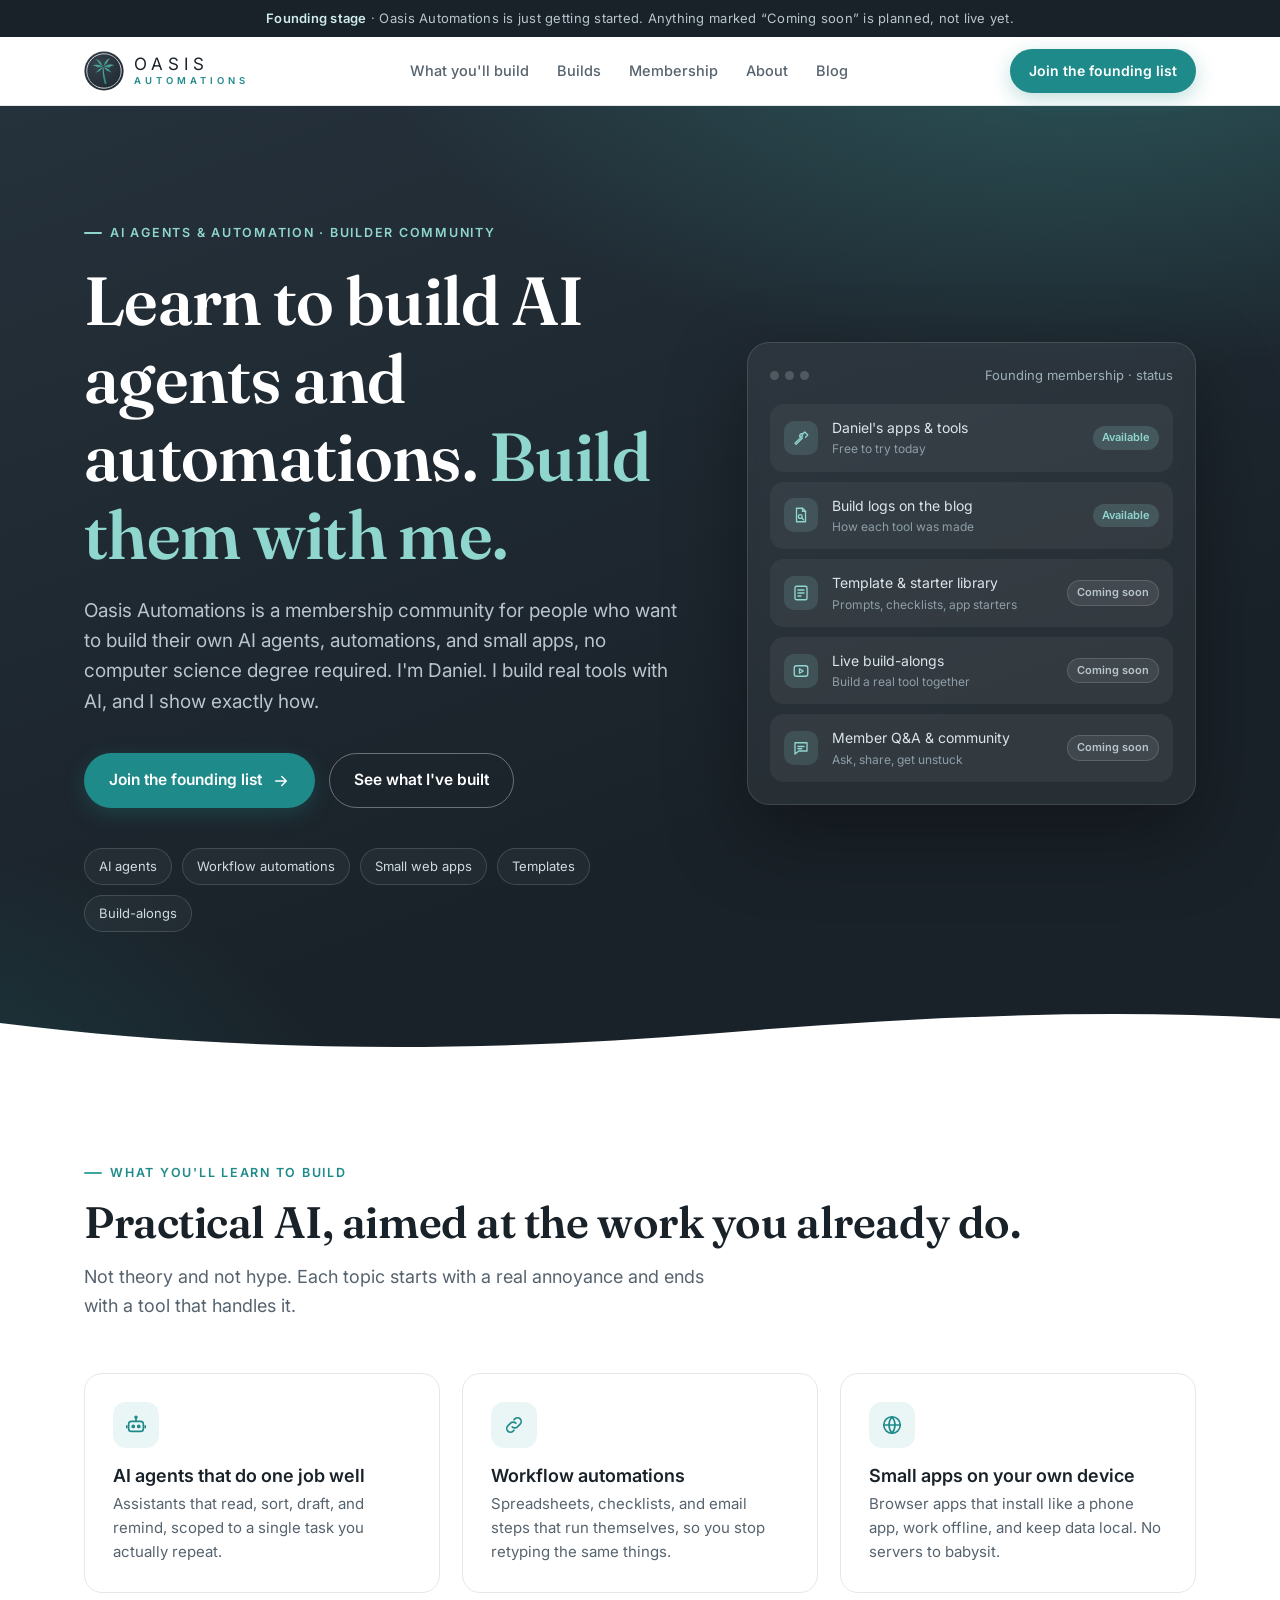
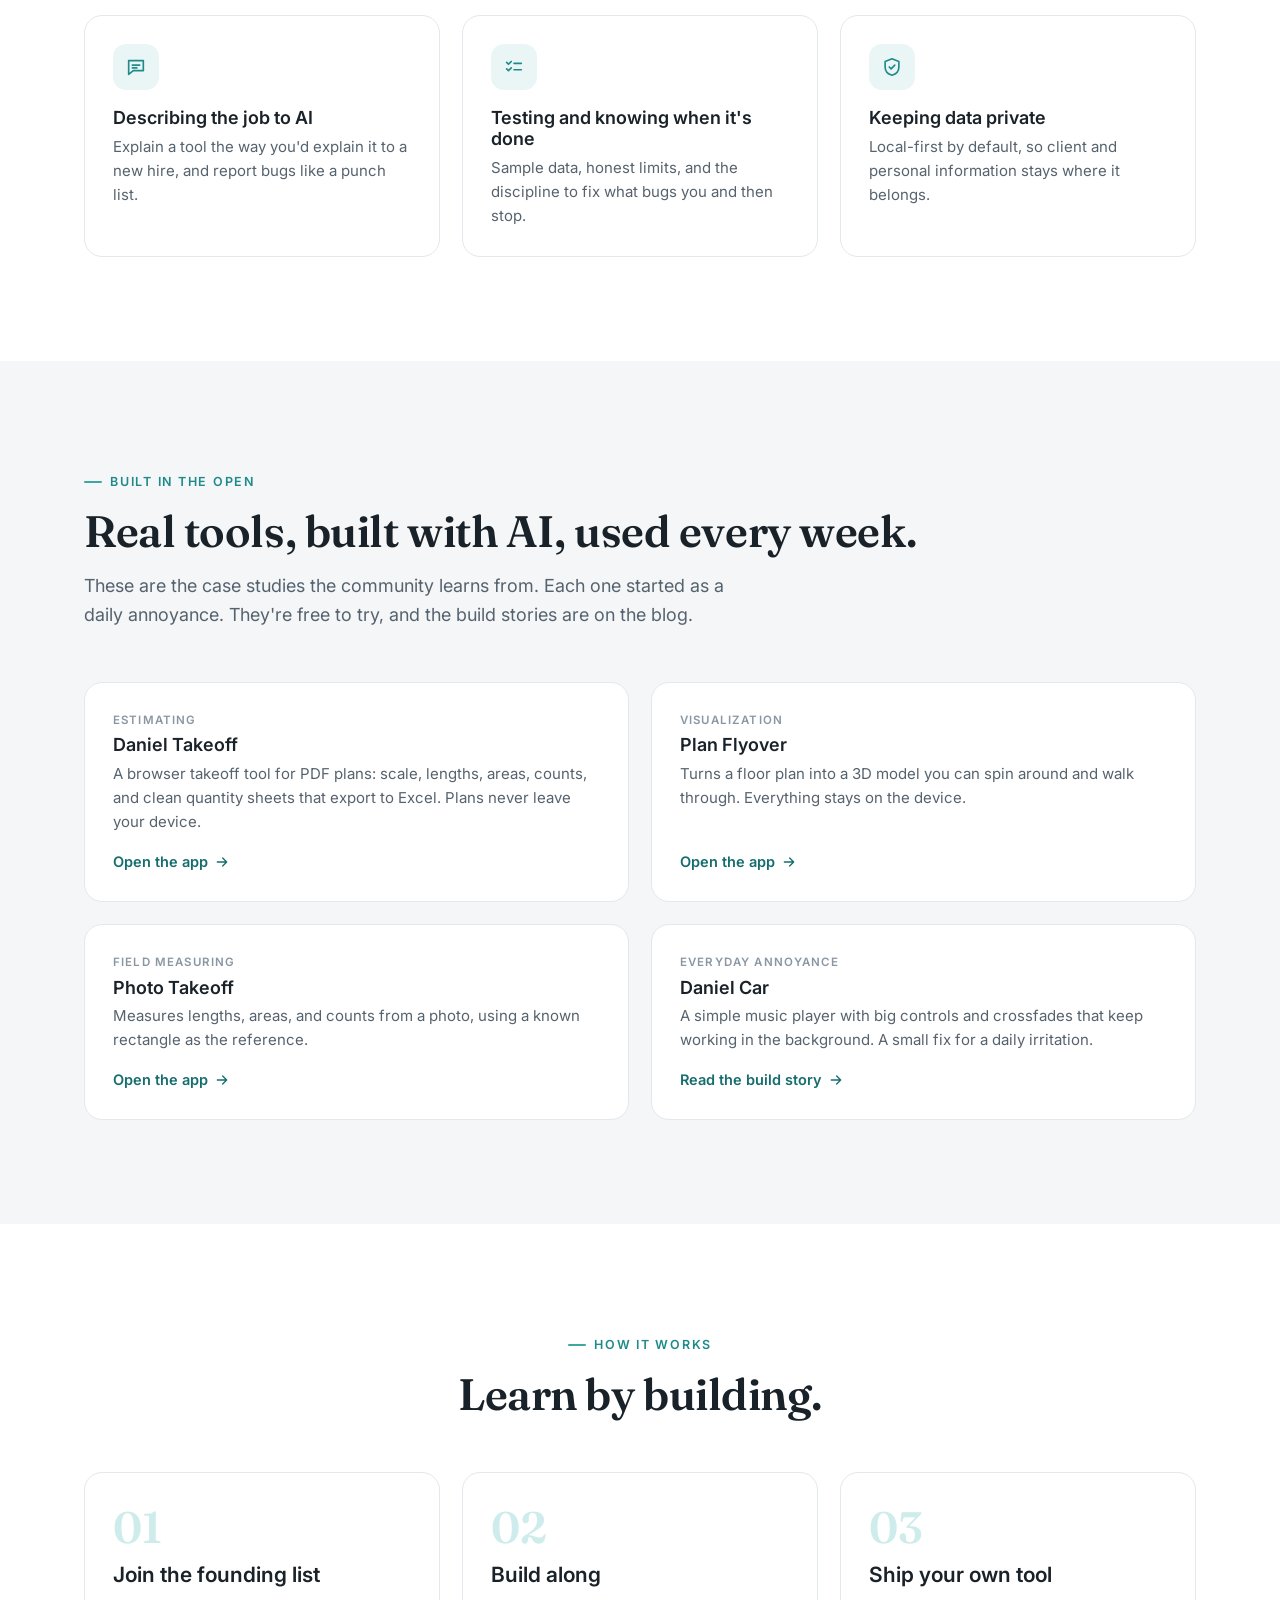
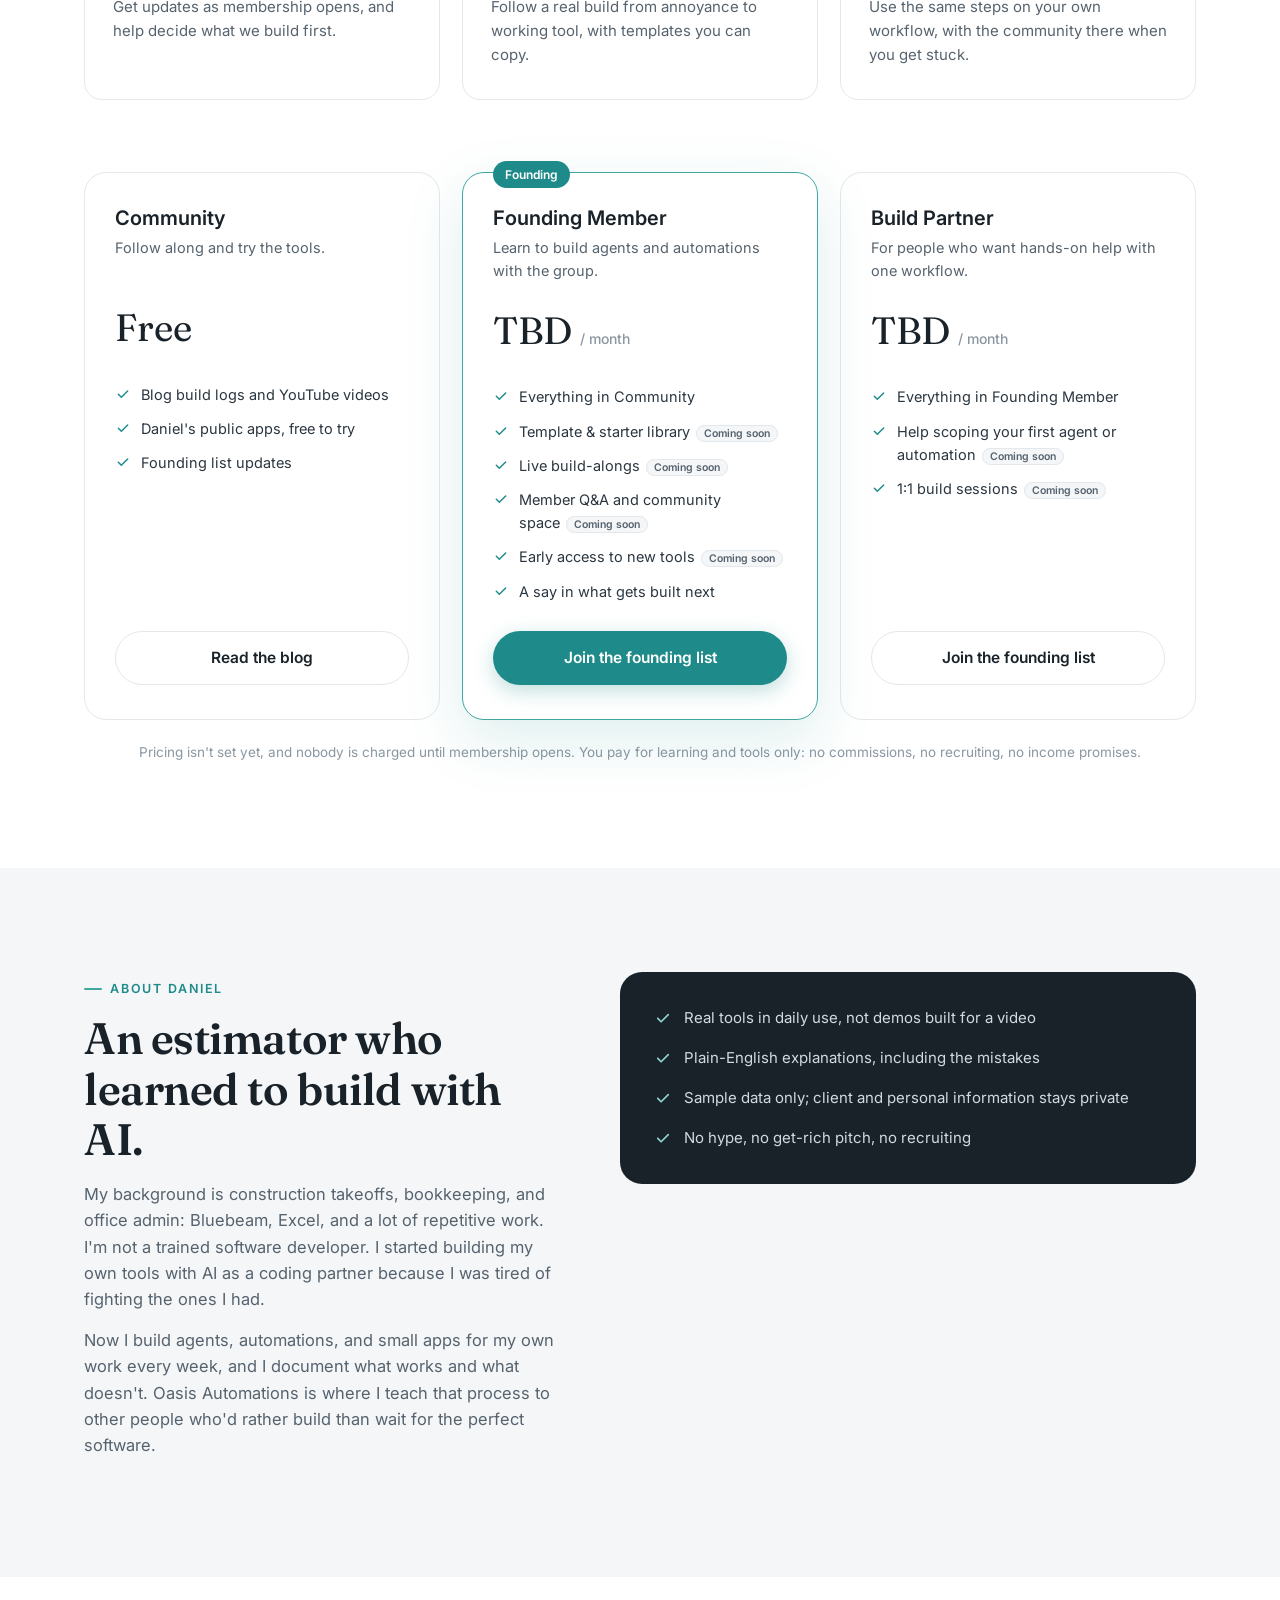
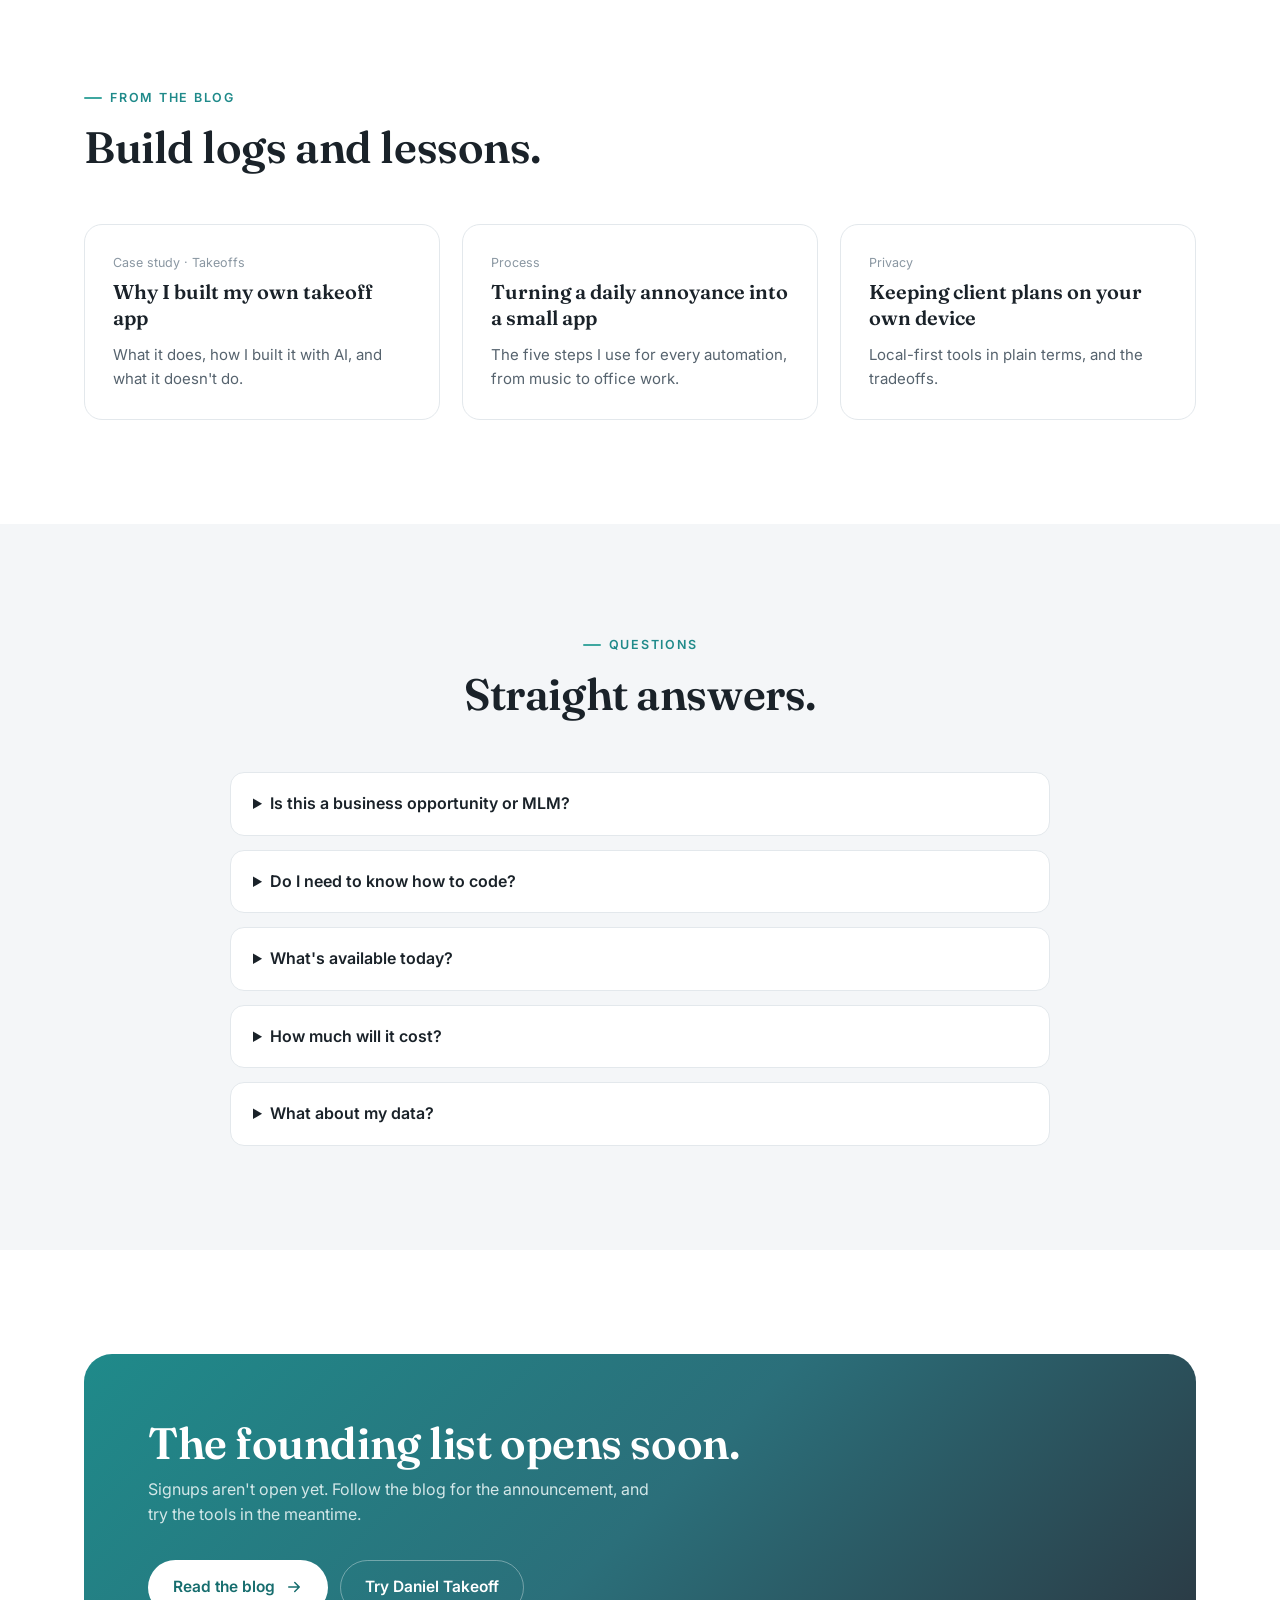
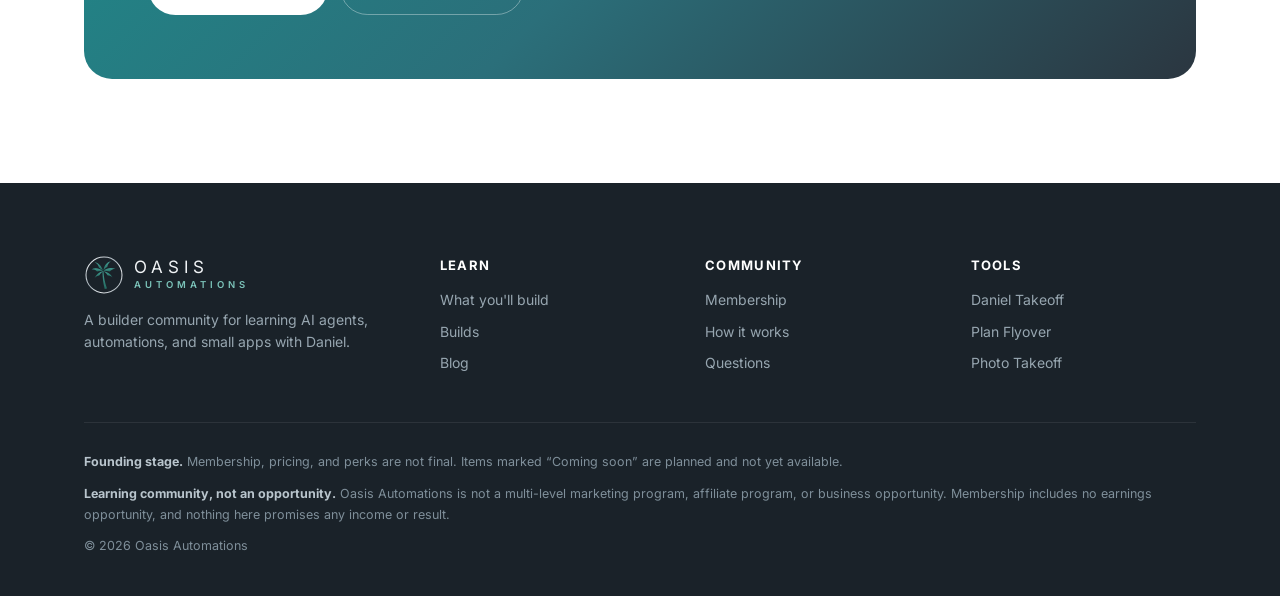
<file: index.html>
<!DOCTYPE html>
<html lang="en">
<head>
<meta charset="utf-8">
<meta name="viewport" content="width=device-width, initial-scale=1">
<title>Oasis Automations · Learn to build AI agents and automations</title>
<meta name="description" content="Oasis Automations is a membership community for learning to build AI agents, automations, and small apps with Daniel. Founding list opening soon.">
<meta property="og:title" content="Oasis Automations">
<meta property="og:description" content="Learn to build AI agents and automations. A builder community in its founding stage.">
<meta property="og:image" content="https://oasisautomations.github.io/oasis/blog/assets/og.jpg">
<meta name="theme-color" content="#1a2229">
<link rel="icon" href="assets/logo/badge.svg" type="image/svg+xml">
<link rel="icon" href="assets/logo/favicon-32.png" sizes="32x32" type="image/png">
<link rel="apple-touch-icon" href="assets/logo/apple-touch-icon.png">
<link rel="manifest" href="manifest.webmanifest">
<link rel="preconnect" href="https://fonts.googleapis.com">
<link rel="preconnect" href="https://fonts.gstatic.com" crossorigin>
<link href="https://fonts.googleapis.com/css2?family=Inter:wght@400;500;600;700&family=Fraunces:opsz,wght@9..144,500;9..144,600&display=swap" rel="stylesheet">
<style>
:root{
  --ink:#1f2a33; --slate:#2b3640; --charcoal:#1a2229; --steel:#56636e; --mist:#8a97a2;
  --line:#e3e8ec; --fog:#f4f6f8; --white:#fff;
  --teal:#1f8a8a; --teal-d:#166d6e; --sea:#3fa7a0; --aqua:#cdeceb; --aqua-l:#eaf6f5;
  --radius:18px; --shadow:0 1px 2px rgba(20,30,40,.05),0 8px 30px rgba(20,30,40,.07);
  --serif:'Fraunces',Georgia,serif; --sans:'Inter',system-ui,-apple-system,Segoe UI,Roboto,sans-serif;
}
*{box-sizing:border-box;margin:0;padding:0}
html{scroll-behavior:smooth}
body{font-family:var(--sans);color:var(--ink);background:var(--white);line-height:1.6;-webkit-font-smoothing:antialiased}
a{color:inherit;text-decoration:none}
svg{display:block}
.wrap{max-width:1160px;margin:0 auto;padding:0 24px}
section{padding:104px 0}
.eyebrow{display:inline-flex;align-items:center;gap:8px;font-size:12.5px;font-weight:600;letter-spacing:.14em;text-transform:uppercase;color:var(--teal)}
.eyebrow::before{content:"";width:18px;height:2px;background:var(--sea);border-radius:2px}
h1,h2,h3{line-height:1.15;color:var(--charcoal)}
h1,h2{font-family:var(--serif);font-weight:600;letter-spacing:-.01em}
h2{font-size:clamp(30px,3.6vw,44px);margin:14px 0 16px}
h3{font-size:18px;font-weight:600;margin-bottom:6px}
.lead{font-size:18px;color:var(--steel);max-width:640px}
.head{margin-bottom:52px}
.head.center{text-align:center}.head.center .lead{margin:0 auto}
.btn{display:inline-flex;align-items:center;gap:10px;padding:14px 24px;border-radius:999px;font-weight:600;font-size:15.5px;transition:.2s ease;border:1.5px solid transparent;cursor:pointer}
.btn-primary{background:var(--teal);color:#fff;box-shadow:0 6px 20px rgba(31,138,138,.28)}
.btn-primary:hover{background:var(--teal-d);transform:translateY(-1px)}
.btn-ghost{border-color:rgba(255,255,255,.35);color:#fff}
.btn-ghost:hover{background:rgba(255,255,255,.08)}
.btn-outline{border-color:var(--line);color:var(--charcoal);background:#fff}
.btn-outline:hover{border-color:var(--sea);color:var(--teal)}
.concept-bar{background:var(--charcoal);color:#b9c5cd;font-size:13px;text-align:center;padding:8px 16px;letter-spacing:.02em}
.concept-bar b{color:var(--aqua);font-weight:600}

/* nav */
nav{position:sticky;top:0;z-index:50;background:rgba(255,255,255,.86);backdrop-filter:saturate(160%) blur(14px);-webkit-backdrop-filter:saturate(160%) blur(14px);border-bottom:1px solid var(--line)}
nav .wrap{display:flex;align-items:center;justify-content:space-between;height:68px}
.logo{display:flex;align-items:center;gap:10px;font-weight:700;font-size:17px;color:var(--charcoal);letter-spacing:-.01em}
.logo small{display:block;font-weight:500;font-size:11px;color:var(--mist);letter-spacing:.12em;text-transform:uppercase;margin-top:-3px}
.links{display:flex;gap:28px;font-size:14.5px;color:var(--steel);font-weight:500}
.links a:hover{color:var(--teal)}
.nav-cta{padding:10px 18px;font-size:14px}
.menu-btn{display:none;background:none;border:0;cursor:pointer;color:var(--charcoal)}

/* hero */
.hero{position:relative;overflow:hidden;background:radial-gradient(1200px 600px at 85% -10%,rgba(63,167,160,.35),transparent 60%),radial-gradient(800px 500px at -10% 110%,rgba(31,138,138,.25),transparent 60%),linear-gradient(160deg,#25313b 0%,#1a2229 70%);color:#fff;padding:110px 0 120px}
.hero h1{color:#fff;font-size:clamp(40px,5.6vw,68px);max-width:820px;margin:18px 0 22px}
.hero h1 em{font-style:normal;color:#8fd6cf}
.hero .lead{color:#b9c5cd;font-size:19px;max-width:620px}
.hero .eyebrow{color:#8fd6cf}.hero .eyebrow::before{background:#8fd6cf}
.hero-ctas{display:flex;flex-wrap:wrap;gap:14px;margin-top:36px}
.hero-grid{display:grid;grid-template-columns:1.15fr .85fr;gap:56px;align-items:center}
.pillars{display:flex;flex-wrap:wrap;gap:10px;margin-top:40px}
.pill{font-size:13px;color:#cfdbe1;border:1px solid rgba(255,255,255,.14);background:rgba(255,255,255,.04);padding:7px 14px;border-radius:999px}
.dash{background:rgba(255,255,255,.06);border:1px solid rgba(255,255,255,.12);border-radius:22px;padding:22px;box-shadow:0 30px 80px rgba(0,0,0,.35);backdrop-filter:blur(6px)}
.dash-top{display:flex;justify-content:space-between;align-items:center;margin-bottom:18px}
.dash-top span{font-size:13px;color:#9fb0ba}
.dots{display:flex;gap:6px}.dots i{width:9px;height:9px;border-radius:50%;background:rgba(255,255,255,.18)}
.dash-row{display:flex;align-items:center;gap:14px;padding:13px 14px;border-radius:14px;background:rgba(255,255,255,.05);margin-bottom:10px;font-size:14px;color:#dbe5ea}
.dash-row .ic{width:34px;height:34px;border-radius:10px;background:rgba(143,214,207,.15);display:grid;place-items:center;color:#8fd6cf;flex:none}
.dash-row div{flex:1}.dash-row small{display:block;color:#8e9ea8;font-size:12px}
.tag{font-size:11px;font-weight:600;padding:4px 9px;border-radius:999px;background:rgba(143,214,207,.16);color:#8fd6cf}
.wave{position:absolute;left:0;right:0;bottom:-1px;height:70px;color:#fff}

/* cards */
.grid{display:grid;gap:22px}
.g3{grid-template-columns:repeat(3,1fr)}.g2{grid-template-columns:repeat(2,1fr)}.g4{grid-template-columns:repeat(4,1fr)}
.card{background:#fff;border:1px solid var(--line);border-radius:var(--radius);padding:28px;transition:.25s ease}
.card:hover{border-color:#c6e3e1;box-shadow:var(--shadow);transform:translateY(-2px)}
.card p{color:var(--steel);font-size:15px}
.icon{width:46px;height:46px;border-radius:13px;background:var(--aqua-l);color:var(--teal);display:grid;place-items:center;margin-bottom:18px}
.icon svg{width:22px;height:22px}
.bg-fog{background:var(--fog)}
.split{display:grid;grid-template-columns:.9fr 1.1fr;gap:64px;align-items:start}
.note{display:flex;gap:14px;align-items:flex-start;margin-top:28px;padding:18px 20px;border-radius:14px;background:var(--aqua-l);border:1px solid var(--aqua);color:var(--slate);font-size:14.5px}
.note svg{color:var(--teal);flex:none;margin-top:2px}

/* agent catalog */
.agent{display:flex;gap:16px;align-items:flex-start}
.agent .icon{margin:0;flex:none}
.earn{display:grid;grid-template-columns:1fr 1fr;gap:16px;margin-top:30px}
.earn div{border-radius:14px;padding:18px;background:#fff;border:1px solid var(--line)}
.earn b{display:block;color:var(--teal);font-size:13px;letter-spacing:.08em;text-transform:uppercase;margin-bottom:4px}
.earn span{font-size:14.5px;color:var(--steel)}

/* toolkit list */
.tool-list{display:grid;grid-template-columns:repeat(2,1fr);gap:14px}
.tool{display:flex;gap:14px;align-items:center;background:#fff;border:1px solid var(--line);border-radius:14px;padding:16px 18px;font-weight:500;font-size:15px;color:var(--slate)}
.tool .icon{width:38px;height:38px;margin:0;flex:none;border-radius:11px}
.tool .icon svg{width:18px;height:18px}

/* tax */
.tax{background:linear-gradient(180deg,#fff 0%,var(--fog) 100%)}
.deadlines{display:flex;flex-wrap:wrap;gap:8px;margin-top:14px}
.deadlines span{font-size:12.5px;font-weight:500;padding:5px 11px;border-radius:999px;background:var(--fog);border:1px solid var(--line);color:var(--slate)}

/* academy */
.academy{background:var(--charcoal);color:#fff;position:relative;overflow:hidden}
.academy::before{content:"";position:absolute;inset:0;background:radial-gradient(700px 400px at 100% 0%,rgba(63,167,160,.25),transparent 60%)}
.academy .wrap{position:relative}
.academy h2{color:#fff}.academy .lead{color:#aebbc4}
.academy .eyebrow{color:#8fd6cf}.academy .eyebrow::before{background:#8fd6cf}
.course{background:rgba(255,255,255,.04);border:1px solid rgba(255,255,255,.1);border-radius:var(--radius);padding:26px;display:flex;flex-direction:column;transition:.25s}
.course:hover{background:rgba(255,255,255,.07);border-color:rgba(143,214,207,.35)}
.course h3{color:#fff}.course p{color:#a9b7c0;font-size:14.5px;flex:1}
.course .icon{background:rgba(143,214,207,.12);color:#8fd6cf}
.course .num{font-size:12px;color:#6f8290;font-weight:600;letter-spacing:.1em;float:right}
.paired{margin-top:18px;padding-top:16px;border-top:1px dashed rgba(255,255,255,.14);display:flex;align-items:center;gap:10px;font-size:13.5px;color:#cfe9e6}
.paired svg{color:#8fd6cf;flex:none}

/* personal dev */
.pd .card{padding:24px}
.opt{font-size:11px;font-weight:600;color:var(--mist);border:1px solid var(--line);padding:2px 8px;border-radius:999px;margin-left:6px;vertical-align:middle}

/* perks */
.perk{border-radius:22px;padding:40px;position:relative;overflow:hidden;border:1px solid var(--line);background:#fff}
.perk.travel{background:linear-gradient(140deg,#e9f5f4 0%,#f7fbfb 60%);border-color:var(--aqua)}
.perk h3{font-family:var(--serif);font-size:28px;font-weight:600;margin:8px 0 10px}
.perk p{color:var(--steel);max-width:440px}
.perk ul{list-style:none;margin-top:20px;display:grid;gap:10px}
.perk li{display:flex;gap:10px;align-items:center;font-size:15px;color:var(--slate)}
.perk li svg{color:var(--teal);flex:none}
.perk .art{position:absolute;right:-20px;bottom:-20px;opacity:.9;color:var(--sea)}

/* recognition */
.ranks{display:grid;grid-template-columns:repeat(4,1fr);gap:18px}
.rank{text-align:center;padding:30px 20px;border-radius:var(--radius);border:1px solid var(--line);background:#fff}
.badge{width:74px;height:74px;margin:0 auto 14px}
.rank h3{font-size:17px}.rank p{font-size:13.5px;color:var(--steel)}
.rec-feats{display:grid;grid-template-columns:repeat(3,1fr);gap:18px;margin-top:22px}

/* how */
.steps{display:grid;grid-template-columns:repeat(3,1fr);gap:22px;counter-reset:s}
.step{position:relative;padding:32px 28px;border-radius:var(--radius);background:#fff;border:1px solid var(--line)}
.step .n{font-family:var(--serif);font-size:44px;color:var(--aqua);line-height:1;font-weight:600}
.step h3{font-size:21px;margin:14px 0 8px}
.step p{color:var(--steel);font-size:15px}

/* tiers */
.tiers{display:grid;grid-template-columns:repeat(3,1fr);gap:22px;margin-top:72px;align-items:stretch}
.tier{border:1px solid var(--line);border-radius:22px;padding:34px 30px;background:#fff;display:flex;flex-direction:column}
.tier.featured{border:1.5px solid var(--sea);box-shadow:0 20px 60px rgba(31,138,138,.14);position:relative}
.tier.featured::before{content:"Most complete";position:absolute;top:-12px;left:30px;background:var(--teal);color:#fff;font-size:12px;font-weight:600;padding:4px 12px;border-radius:999px}
.tier h3{font-size:20px}
.tier .who{color:var(--steel);font-size:14.5px;min-height:44px}
.price{font-family:var(--serif);font-size:38px;color:var(--charcoal);margin:18px 0 4px}
.price small{font-family:var(--sans);font-size:14px;color:var(--mist);font-weight:500}
.tier ul{list-style:none;margin:20px 0 28px;display:grid;gap:11px;flex:1}
.tier li{display:flex;gap:10px;font-size:14.5px;color:var(--slate)}
.tier li svg{color:var(--teal);flex:none;margin-top:3px}
.tier .btn{justify-content:center}

/* CTA */
.cta{background:linear-gradient(135deg,#1f8a8a 0%,#2b6f7a 50%,#2b3640 100%);color:#fff;border-radius:28px;padding:64px;display:flex;justify-content:space-between;align-items:center;gap:32px;flex-wrap:wrap}
.cta h2{color:#fff;margin:0 0 8px}.cta p{color:#d3e7e8;max-width:520px}
.btn-white{background:#fff;color:var(--teal-d)}.btn-white:hover{transform:translateY(-1px)}

/* footer */
footer{background:var(--charcoal);color:#97a6b0;padding:72px 0 40px;margin-top:104px;font-size:14px}
.f-grid{display:grid;grid-template-columns:1.4fr 1fr 1fr 1fr;gap:40px;margin-bottom:48px}
footer .logo{color:#fff}
footer h4{color:#fff;font-size:13px;letter-spacing:.1em;text-transform:uppercase;margin-bottom:14px}
footer ul{list-style:none;display:grid;gap:9px}
footer a:hover{color:#8fd6cf}
.disclaimer{border-top:1px solid rgba(255,255,255,.08);padding-top:28px;font-size:12.5px;line-height:1.7;color:#7f8f9a;display:grid;gap:10px}
.disclaimer b{color:#b9c5cd}

@media (max-width:980px){
  .hero-grid,.split{grid-template-columns:1fr;gap:44px}
  .g3,.g4,.ranks,.tiers,.steps,.rec-feats{grid-template-columns:repeat(2,1fr)}
  .f-grid{grid-template-columns:1fr 1fr}
  .links,.nav-cta{display:none}.menu-btn{display:block}
  .links.open{display:flex;position:absolute;top:68px;left:0;right:0;flex-direction:column;background:#fff;padding:20px 24px;border-bottom:1px solid var(--line);gap:16px}
}
@media (max-width:640px){
  section{padding:76px 0}
  .hero{padding:72px 0 96px}
  .g3,.g2,.g4,.ranks,.tiers,.steps,.rec-feats,.tool-list,.earn{grid-template-columns:1fr}
  .tiers{margin-top:56px}
  .ranks{grid-template-columns:1fr 1fr;gap:12px}.rank{padding:22px 12px}.badge{width:58px;height:58px}
  .cta{padding:40px 28px}
  .perk{padding:30px 26px}
  .f-grid{grid-template-columns:1fr}
  .head{margin-bottom:36px}
  .hero-ctas .btn{flex:1;justify-content:center}
}

/* membership landing additions */
.logo img{width:40px;height:40px}
.logo .wm{display:flex;flex-direction:column;line-height:1.1}
.logo .wm b{font-weight:400;font-size:17px;letter-spacing:.3em;color:var(--charcoal)}
.logo .wm span{font-weight:600;font-size:9.5px;letter-spacing:.42em;color:var(--teal);margin-top:3px}
footer .logo .wm b{color:#f1f4f6}footer .logo .wm span{color:#7cc4ba}
.status{font-size:11px;font-weight:600;padding:3px 9px;border-radius:999px;white-space:nowrap}
.status.now{background:rgba(143,214,207,.18);color:#8fd6cf}
.status.soon{background:rgba(255,255,255,.08);color:#b9c5cd;border:1px solid rgba(255,255,255,.14)}
.soon-tag{font-size:10.5px;font-weight:600;color:var(--steel);border:1px solid var(--line);background:var(--fog);padding:1px 7px;border-radius:999px;margin-left:6px;white-space:nowrap}
.build{display:flex;flex-direction:column}
.build p{flex:1}
.build .go{margin-top:16px;font-weight:600;font-size:14.5px;color:var(--teal-d);display:inline-flex;gap:6px;align-items:center}
.build .kind{font-size:11.5px;font-weight:600;letter-spacing:.1em;text-transform:uppercase;color:var(--mist);margin-bottom:6px}
.about p{color:var(--steel);font-size:16.5px;margin-bottom:14px}
.about-card{background:var(--charcoal);color:#cfdbe1;border-radius:22px;padding:34px;display:grid;gap:16px}
.about-card div{display:flex;gap:12px;align-items:flex-start;font-size:15px}
.about-card svg{color:#8fd6cf;flex:none;margin-top:3px}
.faq{max-width:820px;margin:0 auto;display:grid;gap:14px}
.faq details{background:#fff;border:1px solid var(--line);border-radius:14px;padding:18px 22px}
.faq summary{cursor:pointer;font-weight:600;color:var(--charcoal);font-size:16px}
.faq details p{color:var(--steel);margin-top:10px;font-size:15px}
.posts3 a.card{display:flex;flex-direction:column}
.posts3 .meta{font-size:12.5px;color:var(--mist);margin-bottom:6px}
.posts3 h3{font-family:var(--serif);font-size:20px;line-height:1.3}
.posts3 p{margin-top:6px}
.tier.featured::before{content:"Founding"}
.tier ul{align-content:start}
</style>
</head>
<body>

<!-- SVG symbol library -->
<svg width="0" height="0" style="position:absolute" aria-hidden="true">
  <defs>
    <symbol id="i-drop" viewBox="0 0 24 24" fill="none" stroke="currentColor" stroke-width="1.8" stroke-linecap="round" stroke-linejoin="round"><path d="M12 2.5S5.5 9.6 5.5 14.2a6.5 6.5 0 0 0 13 0C18.5 9.6 12 2.5 12 2.5Z"/><path d="M9 15a3 3 0 0 0 3 3"/></symbol>
    <symbol id="i-bot" viewBox="0 0 24 24" fill="none" stroke="currentColor" stroke-width="1.8" stroke-linecap="round" stroke-linejoin="round"><rect x="4" y="8" width="16" height="11" rx="3"/><path d="M12 8V4.5"/><circle cx="12" cy="3.5" r="1"/><circle cx="9" cy="13.5" r="1.2" fill="currentColor"/><circle cx="15" cy="13.5" r="1.2" fill="currentColor"/><path d="M2 13v2M22 13v2"/></symbol>
    <symbol id="i-key" viewBox="0 0 24 24" fill="none" stroke="currentColor" stroke-width="1.8" stroke-linecap="round" stroke-linejoin="round"><circle cx="8" cy="15" r="4"/><path d="m11 12 9-9M17 6l3 3M15 8l2 2"/></symbol>
    <symbol id="i-hammer" viewBox="0 0 24 24" fill="none" stroke="currentColor" stroke-width="1.8" stroke-linecap="round" stroke-linejoin="round"><path d="m14 7 3-3 4 4-3 3"/><path d="m15 6-4 1-1 3 3 0 1-1"/><path d="M12.5 10.5 4 19l1.5 1.5L14 12"/></symbol>
    <symbol id="i-ledger" viewBox="0 0 24 24" fill="none" stroke="currentColor" stroke-width="1.8" stroke-linecap="round" stroke-linejoin="round"><rect x="5" y="3" width="14" height="18" rx="2"/><path d="M9 7h6M9 11h6M9 15h3"/></symbol>
    <symbol id="i-home" viewBox="0 0 24 24" fill="none" stroke="currentColor" stroke-width="1.8" stroke-linecap="round" stroke-linejoin="round"><path d="m3 11 9-7 9 7"/><path d="M5 10v10h14V10"/><path d="M10 20v-6h4v6"/></symbol>
    <symbol id="i-chat" viewBox="0 0 24 24" fill="none" stroke="currentColor" stroke-width="1.8" stroke-linecap="round" stroke-linejoin="round"><path d="M4 5h16v11H9l-5 4V5Z"/><path d="M8 10h8M8 13h5"/></symbol>
    <symbol id="i-store" viewBox="0 0 24 24" fill="none" stroke="currentColor" stroke-width="1.8" stroke-linecap="round" stroke-linejoin="round"><path d="M4 9 5.5 4h13L20 9"/><path d="M4 9a2.7 2.7 0 0 0 5.3 0 2.7 2.7 0 0 0 5.4 0A2.7 2.7 0 0 0 20 9"/><path d="M5 11v9h14v-9"/></symbol>
    <symbol id="i-play" viewBox="0 0 24 24" fill="none" stroke="currentColor" stroke-width="1.8" stroke-linecap="round" stroke-linejoin="round"><rect x="3" y="5" width="18" height="14" rx="3"/><path d="m10 9 5 3-5 3V9Z"/></symbol>
    <symbol id="i-slides" viewBox="0 0 24 24" fill="none" stroke="currentColor" stroke-width="1.8" stroke-linecap="round" stroke-linejoin="round"><rect x="3" y="4" width="18" height="12" rx="2"/><path d="M12 16v4M8 20h8M7 12l3-3 2 2 4-4"/></symbol>
    <symbol id="i-link" viewBox="0 0 24 24" fill="none" stroke="currentColor" stroke-width="1.8" stroke-linecap="round" stroke-linejoin="round"><path d="M10 14a4 4 0 0 0 5.7 0l3-3a4 4 0 0 0-5.7-5.7l-1 1"/><path d="M14 10a4 4 0 0 0-5.7 0l-3 3a4 4 0 0 0 5.7 5.7l1-1"/></symbol>
    <symbol id="i-chart" viewBox="0 0 24 24" fill="none" stroke="currentColor" stroke-width="1.8" stroke-linecap="round" stroke-linejoin="round"><path d="M4 20V4M4 20h16"/><path d="m8 15 3-4 3 2 5-6"/></symbol>
    <symbol id="i-users" viewBox="0 0 24 24" fill="none" stroke="currentColor" stroke-width="1.8" stroke-linecap="round" stroke-linejoin="round"><circle cx="9" cy="8" r="3.5"/><path d="M2.5 20a6.5 6.5 0 0 1 13 0"/><path d="M16 4.5a3.5 3.5 0 0 1 0 7M18 14.5a6.5 6.5 0 0 1 3.5 5.5"/></symbol>
    <symbol id="i-mail" viewBox="0 0 24 24" fill="none" stroke="currentColor" stroke-width="1.8" stroke-linecap="round" stroke-linejoin="round"><rect x="3" y="5" width="18" height="14" rx="2"/><path d="m3.5 6.5 8.5 6.5 8.5-6.5"/></symbol>
    <symbol id="i-cal" viewBox="0 0 24 24" fill="none" stroke="currentColor" stroke-width="1.8" stroke-linecap="round" stroke-linejoin="round"><rect x="3" y="5" width="18" height="16" rx="2"/><path d="M3 10h18M8 3v4M16 3v4"/><path d="M8 14h2M14 14h2M8 17h2"/></symbol>
    <symbol id="i-globe" viewBox="0 0 24 24" fill="none" stroke="currentColor" stroke-width="1.8" stroke-linecap="round" stroke-linejoin="round"><circle cx="12" cy="12" r="9"/><path d="M3 12h18M12 3a14 14 0 0 1 0 18M12 3a14 14 0 0 0 0 18"/></symbol>
    <symbol id="i-clock" viewBox="0 0 24 24" fill="none" stroke="currentColor" stroke-width="1.8" stroke-linecap="round" stroke-linejoin="round"><circle cx="12" cy="12" r="9"/><path d="M12 7v5l3 2"/></symbol>
    <symbol id="i-doc" viewBox="0 0 24 24" fill="none" stroke="currentColor" stroke-width="1.8" stroke-linecap="round" stroke-linejoin="round"><path d="M14 3H6v18h12V7l-4-4Z"/><path d="M14 3v4h4"/><circle cx="11" cy="14" r="2.5"/><path d="m13 16 2.5 2.5"/></symbol>
    <symbol id="i-car" viewBox="0 0 24 24" fill="none" stroke="currentColor" stroke-width="1.8" stroke-linecap="round" stroke-linejoin="round"><path d="M5 16V11l2-5h10l2 5v5"/><path d="M3 16h18v3H3z"/><circle cx="7.5" cy="13" r=".8" fill="currentColor"/><circle cx="16.5" cy="13" r=".8" fill="currentColor"/></symbol>
    <symbol id="i-form" viewBox="0 0 24 24" fill="none" stroke="currentColor" stroke-width="1.8" stroke-linecap="round" stroke-linejoin="round"><rect x="4" y="3" width="16" height="18" rx="2"/><path d="M8 8h8M8 12h8M8 16h4"/></symbol>
    <symbol id="i-check-list" viewBox="0 0 24 24" fill="none" stroke="currentColor" stroke-width="1.8" stroke-linecap="round" stroke-linejoin="round"><path d="m4 7 2 2 3-3M4 14l2 2 3-3"/><path d="M12 8h8M12 15h8"/></symbol>
    <symbol id="i-shield" viewBox="0 0 24 24" fill="none" stroke="currentColor" stroke-width="1.8" stroke-linecap="round" stroke-linejoin="round"><path d="M12 3 4.5 6v6c0 4.5 3.2 7.8 7.5 9 4.3-1.2 7.5-4.5 7.5-9V6L12 3Z"/><path d="m9 12 2 2 4-4"/></symbol>
    <symbol id="i-card" viewBox="0 0 24 24" fill="none" stroke="currentColor" stroke-width="1.8" stroke-linecap="round" stroke-linejoin="round"><rect x="2.5" y="5" width="19" height="14" rx="2.5"/><path d="M2.5 10h19M6 15h4"/></symbol>
    <symbol id="i-building" viewBox="0 0 24 24" fill="none" stroke="currentColor" stroke-width="1.8" stroke-linecap="round" stroke-linejoin="round"><path d="M4 21V5l8-3v19M12 8h8v13"/><path d="M8 8v.01M8 12v.01M8 16v.01M16 12v.01M16 16v.01"/><path d="M2 21h20"/></symbol>
    <symbol id="i-scale" viewBox="0 0 24 24" fill="none" stroke="currentColor" stroke-width="1.8" stroke-linecap="round" stroke-linejoin="round"><path d="M12 3v18M7 21h10M5 7h14"/><path d="m5 7-3 6a3 3 0 0 0 6 0L5 7ZM19 7l-3 6a3 3 0 0 0 6 0l-3-6Z"/></symbol>
    <symbol id="i-receipt" viewBox="0 0 24 24" fill="none" stroke="currentColor" stroke-width="1.8" stroke-linecap="round" stroke-linejoin="round"><path d="M5 3v18l2.5-1.5L10 21l2-1.5 2 1.5 2.5-1.5L19 21V3l-2.5 1.5L14 3l-2 1.5L10 3 7.5 4.5 5 3Z"/><path d="M9 9h6M9 13h6"/></symbol>
    <symbol id="i-trend" viewBox="0 0 24 24" fill="none" stroke="currentColor" stroke-width="1.8" stroke-linecap="round" stroke-linejoin="round"><path d="m3 17 6-6 4 4 8-8"/><path d="M15 7h6v6"/></symbol>
    <symbol id="i-target" viewBox="0 0 24 24" fill="none" stroke="currentColor" stroke-width="1.8" stroke-linecap="round" stroke-linejoin="round"><circle cx="12" cy="12" r="9"/><circle cx="12" cy="12" r="5"/><circle cx="12" cy="12" r="1" fill="currentColor"/></symbol>
    <symbol id="i-flame" viewBox="0 0 24 24" fill="none" stroke="currentColor" stroke-width="1.8" stroke-linecap="round" stroke-linejoin="round"><path d="M12 21a6 6 0 0 0 6-6c0-4-3-6-4-10-2 2-3 4-3 6-1-1-2-2-2-4-2 2-3 5-3 8a6 6 0 0 0 6 6Z"/></symbol>
    <symbol id="i-feather" viewBox="0 0 24 24" fill="none" stroke="currentColor" stroke-width="1.8" stroke-linecap="round" stroke-linejoin="round"><path d="M20 4c-8 0-14 6-14 14v2"/><path d="M20 4c0 8-5 12-11 12"/><path d="M15 9H9"/></symbol>
    <symbol id="i-focus" viewBox="0 0 24 24" fill="none" stroke="currentColor" stroke-width="1.8" stroke-linecap="round" stroke-linejoin="round"><path d="M4 8V4h4M16 4h4v4M20 16v4h-4M8 20H4v-4"/><circle cx="12" cy="12" r="3"/></symbol>
    <symbol id="i-sun" viewBox="0 0 24 24" fill="none" stroke="currentColor" stroke-width="1.8" stroke-linecap="round" stroke-linejoin="round"><circle cx="12" cy="12" r="4"/><path d="M12 2v2M12 20v2M2 12h2M20 12h2M4.9 4.9l1.4 1.4M17.7 17.7l1.4 1.4M4.9 19.1l1.4-1.4M17.7 6.3l1.4-1.4"/></symbol>
    <symbol id="i-heart" viewBox="0 0 24 24" fill="none" stroke="currentColor" stroke-width="1.8" stroke-linecap="round" stroke-linejoin="round"><path d="M12 20s-7.5-4.5-7.5-10A4.5 4.5 0 0 1 12 7a4.5 4.5 0 0 1 7.5 3c0 5.5-7.5 10-7.5 10Z"/></symbol>
    <symbol id="i-compass" viewBox="0 0 24 24" fill="none" stroke="currentColor" stroke-width="1.8" stroke-linecap="round" stroke-linejoin="round"><circle cx="12" cy="12" r="9"/><path d="m15.5 8.5-2 5-5 2 2-5 5-2Z"/></symbol>
    <symbol id="i-plane" viewBox="0 0 24 24" fill="none" stroke="currentColor" stroke-width="1.8" stroke-linecap="round" stroke-linejoin="round"><path d="M10.5 13.5 3 11l1.5-1.5 8 1L17 6a2 2 0 0 1 3 3l-4.5 4.5 1 8L15 23l-2.5-7.5"/><path d="M6 18l-2 2"/></symbol>
    <symbol id="i-tag" viewBox="0 0 24 24" fill="none" stroke="currentColor" stroke-width="1.8" stroke-linecap="round" stroke-linejoin="round"><path d="M3 12V4h8l10 10-8 8L3 12Z"/><circle cx="7.5" cy="8.5" r="1.3"/></symbol>
    <symbol id="i-trophy" viewBox="0 0 24 24" fill="none" stroke="currentColor" stroke-width="1.8" stroke-linecap="round" stroke-linejoin="round"><path d="M7 4h10v5a5 5 0 0 1-10 0V4Z"/><path d="M7 6H4v1a3 3 0 0 0 3 3M17 6h3v1a3 3 0 0 1-3 3M12 14v4M8 21h8M9 18h6"/></symbol>
    <symbol id="i-podium" viewBox="0 0 24 24" fill="none" stroke="currentColor" stroke-width="1.8" stroke-linecap="round" stroke-linejoin="round"><path d="M9 21V9h6v12M3 21v-7h6M15 21v-9h6v9M2 21h20"/></symbol>
    <symbol id="i-check" viewBox="0 0 24 24" fill="none" stroke="currentColor" stroke-width="2.2" stroke-linecap="round" stroke-linejoin="round"><path d="m5 12.5 4.5 4.5L19 7.5"/></symbol>
    <symbol id="i-info" viewBox="0 0 24 24" fill="none" stroke="currentColor" stroke-width="1.8" stroke-linecap="round" stroke-linejoin="round"><circle cx="12" cy="12" r="9"/><path d="M12 11v5M12 8v.01"/></symbol>
    <symbol id="i-arrow" viewBox="0 0 24 24" fill="none" stroke="currentColor" stroke-width="2" stroke-linecap="round" stroke-linejoin="round"><path d="M5 12h14M13 6l6 6-6 6"/></symbol>
    <symbol id="i-sparkle" viewBox="0 0 24 24" fill="none" stroke="currentColor" stroke-width="1.8" stroke-linecap="round" stroke-linejoin="round"><path d="M12 3v4M12 17v4M3 12h4M17 12h4M6 6l2.5 2.5M15.5 15.5 18 18M6 18l2.5-2.5M15.5 8.5 18 6"/></symbol>
  </defs>
</svg>

<div class="concept-bar"><b>Founding stage</b> · Oasis Automations is just getting started. Anything marked “Coming soon” is planned, not live yet.</div>

<nav>
  <div class="wrap">
    <a href="#top" class="logo">
      <img src="assets/logo/badge.svg" alt="">
      <span class="wm"><b>OASIS</b><span>AUTOMATIONS</span></span>
    </a>
    <div class="links" id="links">
      <a href="#learn">What you'll build</a><a href="#builds">Builds</a><a href="#membership">Membership</a><a href="#about">About</a><a href="blog/">Blog</a>
    </div>
    <a href="#join" class="btn btn-primary nav-cta">Join the founding list</a>
    <button class="menu-btn" aria-label="Menu" onclick="document.getElementById('links').classList.toggle('open')"><svg width="26" height="26" viewBox="0 0 24 24" fill="none" stroke="currentColor" stroke-width="2" stroke-linecap="round"><path d="M4 7h16M4 12h16M4 17h16"/></svg></button>
  </div>
</nav>

<header class="hero" id="top">
  <div class="wrap hero-grid">
    <div>
      <span class="eyebrow">AI agents &amp; automation · Builder community</span>
      <h1>Learn to build AI agents and automations. <em>Build them with me.</em></h1>
      <p class="lead">Oasis Automations is a membership community for people who want to build their own AI agents, automations, and small apps, no computer science degree required. I'm Daniel. I build real tools with AI, and I show exactly how.</p>
      <div class="hero-ctas">
        <a href="#join" class="btn btn-primary">Join the founding list <svg width="18" height="18"><use href="#i-arrow"/></svg></a>
        <a href="#builds" class="btn btn-ghost">See what I've built</a>
      </div>
      <div class="pillars">
        <span class="pill">AI agents</span><span class="pill">Workflow automations</span><span class="pill">Small web apps</span><span class="pill">Templates</span><span class="pill">Build-alongs</span>
      </div>
    </div>
    <div class="dash" aria-label="What founding members get">
      <div class="dash-top"><div class="dots"><i></i><i></i><i></i></div><span>Founding membership · status</span></div>
      <div class="dash-row"><span class="ic"><svg width="18" height="18"><use href="#i-hammer"/></svg></span><div>Daniel's apps &amp; tools<small>Free to try today</small></div><span class="status now">Available</span></div>
      <div class="dash-row"><span class="ic"><svg width="18" height="18"><use href="#i-doc"/></svg></span><div>Build logs on the blog<small>How each tool was made</small></div><span class="status now">Available</span></div>
      <div class="dash-row"><span class="ic"><svg width="18" height="18"><use href="#i-form"/></svg></span><div>Template &amp; starter library<small>Prompts, checklists, app starters</small></div><span class="status soon">Coming soon</span></div>
      <div class="dash-row"><span class="ic"><svg width="18" height="18"><use href="#i-play"/></svg></span><div>Live build-alongs<small>Build a real tool together</small></div><span class="status soon">Coming soon</span></div>
      <div class="dash-row" style="margin-bottom:0"><span class="ic"><svg width="18" height="18"><use href="#i-chat"/></svg></span><div>Member Q&amp;A &amp; community<small>Ask, share, get unstuck</small></div><span class="status soon">Coming soon</span></div>
    </div>
  </div>
  <svg class="wave" viewBox="0 0 1440 70" preserveAspectRatio="none" aria-hidden="true"><path d="M0 40c240 30 480 30 720 10s480-30 720 0v20H0Z" fill="currentColor"/></svg>
</header>

<!-- What you'll learn to build -->
<section id="learn">
  <div class="wrap">
    <div class="head">
      <span class="eyebrow">What you'll learn to build</span>
      <h2>Practical AI, aimed at the work you already do.</h2>
      <p class="lead">Not theory and not hype. Each topic starts with a real annoyance and ends with a tool that handles it.</p>
    </div>
    <div class="grid g3">
      <div class="card"><span class="icon"><svg><use href="#i-bot"/></svg></span><h3>AI agents that do one job well</h3><p>Assistants that read, sort, draft, and remind, scoped to a single task you actually repeat.</p></div>
      <div class="card"><span class="icon"><svg><use href="#i-link"/></svg></span><h3>Workflow automations</h3><p>Spreadsheets, checklists, and email steps that run themselves, so you stop retyping the same things.</p></div>
      <div class="card"><span class="icon"><svg><use href="#i-globe"/></svg></span><h3>Small apps on your own device</h3><p>Browser apps that install like a phone app, work offline, and keep data local. No servers to babysit.</p></div>
      <div class="card"><span class="icon"><svg><use href="#i-chat"/></svg></span><h3>Describing the job to AI</h3><p>Explain a tool the way you'd explain it to a new hire, and report bugs like a punch list.</p></div>
      <div class="card"><span class="icon"><svg><use href="#i-check-list"/></svg></span><h3>Testing and knowing when it's done</h3><p>Sample data, honest limits, and the discipline to fix what bugs you and then stop.</p></div>
      <div class="card"><span class="icon"><svg><use href="#i-shield"/></svg></span><h3>Keeping data private</h3><p>Local-first by default, so client and personal information stays where it belongs.</p></div>
    </div>
  </div>
</section>

<!-- Builds / case studies -->
<section id="builds" class="bg-fog">
  <div class="wrap">
    <div class="head">
      <span class="eyebrow">Built in the open</span>
      <h2>Real tools, built with AI, used every week.</h2>
      <p class="lead">These are the case studies the community learns from. Each one started as a daily annoyance. They're free to try, and the build stories are on the blog.</p>
    </div>
    <div class="grid g2">
      <a class="card build" href="https://oasisautomations.github.io/daniel-takeoff/"><div class="kind">Estimating</div><h3>Daniel Takeoff</h3><p>A browser takeoff tool for PDF plans: scale, lengths, areas, counts, and clean quantity sheets that export to Excel. Plans never leave your device.</p><span class="go">Open the app <svg width="16" height="16"><use href="#i-arrow"/></svg></span></a>
      <a class="card build" href="https://oasisautomations.github.io/plan-flyover/"><div class="kind">Visualization</div><h3>Plan Flyover</h3><p>Turns a floor plan into a 3D model you can spin around and walk through. Everything stays on the device.</p><span class="go">Open the app <svg width="16" height="16"><use href="#i-arrow"/></svg></span></a>
      <a class="card build" href="https://oasisautomations.github.io/photo-takeoff/"><div class="kind">Field measuring</div><h3>Photo Takeoff</h3><p>Measures lengths, areas, and counts from a photo, using a known rectangle as the reference.</p><span class="go">Open the app <svg width="16" height="16"><use href="#i-arrow"/></svg></span></a>
      <a class="card build" href="blog/small-annoyance-small-app/"><div class="kind">Everyday annoyance</div><h3>Daniel Car</h3><p>A simple music player with big controls and crossfades that keep working in the background. A small fix for a daily irritation.</p><span class="go">Read the build story <svg width="16" height="16"><use href="#i-arrow"/></svg></span></a>
    </div>
  </div>
</section>

<!-- How it works + tiers -->
<section id="how">
  <div class="wrap">
    <div class="head center">
      <span class="eyebrow">How it works</span>
      <h2>Learn by building.</h2>
    </div>
    <div class="steps">
      <div class="step"><div class="n">01</div><h3>Join the founding list</h3><p>Get updates as membership opens, and help decide what we build first.</p></div>
      <div class="step"><div class="n">02</div><h3>Build along</h3><p>Follow a real build from annoyance to working tool, with templates you can copy.</p></div>
      <div class="step"><div class="n">03</div><h3>Ship your own tool</h3><p>Use the same steps on your own workflow, with the community there when you get stuck.</p></div>
    </div>

    <div class="tiers" id="membership">
      <div class="tier">
        <h3>Community</h3><p class="who">Follow along and try the tools.</p>
        <div class="price">Free</div>
        <ul>
          <li><svg width="16" height="16"><use href="#i-check"/></svg><span>Blog build logs and YouTube videos</span></li>
          <li><svg width="16" height="16"><use href="#i-check"/></svg><span>Daniel's public apps, free to try</span></li>
          <li><svg width="16" height="16"><use href="#i-check"/></svg><span>Founding list updates</span></li>
        </ul>
        <a href="blog/" class="btn btn-outline">Read the blog</a>
      </div>
      <div class="tier featured">
        <h3>Founding Member</h3><p class="who">Learn to build agents and automations with the group.</p>
        <div class="price">TBD <small>/ month</small></div>
        <ul>
          <li><svg width="16" height="16"><use href="#i-check"/></svg><span>Everything in Community</span></li>
          <li><svg width="16" height="16"><use href="#i-check"/></svg><span>Template &amp; starter library<span class="soon-tag">Coming soon</span></span></li>
          <li><svg width="16" height="16"><use href="#i-check"/></svg><span>Live build-alongs<span class="soon-tag">Coming soon</span></span></li>
          <li><svg width="16" height="16"><use href="#i-check"/></svg><span>Member Q&amp;A and community space<span class="soon-tag">Coming soon</span></span></li>
          <li><svg width="16" height="16"><use href="#i-check"/></svg><span>Early access to new tools<span class="soon-tag">Coming soon</span></span></li>
          <li><svg width="16" height="16"><use href="#i-check"/></svg><span>A say in what gets built next</span></li>
        </ul>
        <a href="#join" class="btn btn-primary">Join the founding list</a>
      </div>
      <div class="tier">
        <h3>Build Partner</h3><p class="who">For people who want hands-on help with one workflow.</p>
        <div class="price">TBD <small>/ month</small></div>
        <ul>
          <li><svg width="16" height="16"><use href="#i-check"/></svg><span>Everything in Founding Member</span></li>
          <li><svg width="16" height="16"><use href="#i-check"/></svg><span>Help scoping your first agent or automation<span class="soon-tag">Coming soon</span></span></li>
          <li><svg width="16" height="16"><use href="#i-check"/></svg><span>1:1 build sessions<span class="soon-tag">Coming soon</span></span></li>
        </ul>
        <a href="#join" class="btn btn-outline">Join the founding list</a>
      </div>
    </div>
    <p style="text-align:center;color:var(--mist);font-size:13.5px;margin-top:22px">Pricing isn't set yet, and nobody is charged until membership opens. You pay for learning and tools only: no commissions, no recruiting, no income promises.</p>
  </div>
</section>

<!-- About -->
<section id="about" class="bg-fog">
  <div class="wrap split about">
    <div>
      <span class="eyebrow">About Daniel</span>
      <h2>An estimator who learned to build with AI.</h2>
      <p>My background is construction takeoffs, bookkeeping, and office admin: Bluebeam, Excel, and a lot of repetitive work. I'm not a trained software developer. I started building my own tools with AI as a coding partner because I was tired of fighting the ones I had.</p>
      <p>Now I build agents, automations, and small apps for my own work every week, and I document what works and what doesn't. Oasis Automations is where I teach that process to other people who'd rather build than wait for the perfect software.</p>
    </div>
    <div class="about-card">
      <div><svg width="18" height="18"><use href="#i-check"/></svg><span>Real tools in daily use, not demos built for a video</span></div>
      <div><svg width="18" height="18"><use href="#i-check"/></svg><span>Plain-English explanations, including the mistakes</span></div>
      <div><svg width="18" height="18"><use href="#i-check"/></svg><span>Sample data only; client and personal information stays private</span></div>
      <div><svg width="18" height="18"><use href="#i-check"/></svg><span>No hype, no get-rich pitch, no recruiting</span></div>
    </div>
  </div>
</section>

<!-- Latest posts -->
<section id="latest">
  <div class="wrap">
    <div class="head">
      <span class="eyebrow">From the blog</span>
      <h2>Build logs and lessons.</h2>
    </div>
    <div class="grid g3 posts3">
      <a class="card" href="blog/why-i-built-my-own-takeoff-app/"><div class="meta">Case study · Takeoffs</div><h3>Why I built my own takeoff app</h3><p>What it does, how I built it with AI, and what it doesn't do.</p></a>
      <a class="card" href="blog/small-annoyance-small-app/"><div class="meta">Process</div><h3>Turning a daily annoyance into a small app</h3><p>The five steps I use for every automation, from music to office work.</p></a>
      <a class="card" href="blog/keep-client-plans-on-your-device/"><div class="meta">Privacy</div><h3>Keeping client plans on your own device</h3><p>Local-first tools in plain terms, and the tradeoffs.</p></a>
    </div>
  </div>
</section>

<!-- FAQ -->
<section id="faq" class="bg-fog">
  <div class="wrap">
    <div class="head center"><span class="eyebrow">Questions</span><h2>Straight answers.</h2></div>
    <div class="faq">
      <details><summary>Is this a business opportunity or MLM?</summary><p>No. Oasis Automations is a paid learning community. There's no selling, no recruiting, no commissions, and no income promises. You join to learn to build tools for your own work.</p></details>
      <details><summary>Do I need to know how to code?</summary><p>No. I didn't when I started. You'll learn to describe what you need to AI, test it, and fix it. Comfort with a computer and a spreadsheet is enough.</p></details>
      <details><summary>What's available today?</summary><p>The blog, the YouTube build logs, and my public apps, all free. Templates, build-alongs, member Q&amp;A, and the community space are planned for founding members and marked “Coming soon” until they're ready.</p></details>
      <details><summary>How much will it cost?</summary><p>Pricing hasn't been set. Founding list members will hear first, and nobody is charged before membership opens.</p></details>
      <details><summary>What about my data?</summary><p>The tools I build and teach are local-first where possible: your files stay on your device. In build-alongs we use sample data, never real client information.</p></details>
    </div>
  </div>
</section>

<section id="join" style="padding-bottom:0">
  <div class="wrap">
    <div class="cta">
      <div><h2>The founding list opens soon.</h2><p>Signups aren't open yet. Follow the blog for the announcement, and try the tools in the meantime.</p></div>
      <div style="display:flex;gap:12px;flex-wrap:wrap">
        <a href="blog/" class="btn btn-white">Read the blog <svg width="18" height="18"><use href="#i-arrow"/></svg></a>
        <a href="https://oasisautomations.github.io/daniel-takeoff/" class="btn btn-ghost">Try Daniel Takeoff</a>
      </div>
    </div>
  </div>
</section>

<footer>
  <div class="wrap">
    <div class="f-grid">
      <div>
        <a href="#top" class="logo"><img src="assets/logo/mark.svg" alt=""><span class="wm"><b>OASIS</b><span>AUTOMATIONS</span></span></a>
        <p style="margin-top:14px;max-width:300px">A builder community for learning AI agents, automations, and small apps with Daniel.</p>
      </div>
      <div><h4>Learn</h4><ul><li><a href="#learn">What you'll build</a></li><li><a href="#builds">Builds</a></li><li><a href="blog/">Blog</a></li></ul></div>
      <div><h4>Community</h4><ul><li><a href="#membership">Membership</a></li><li><a href="#how">How it works</a></li><li><a href="#faq">Questions</a></li></ul></div>
      <div><h4>Tools</h4><ul><li><a href="https://oasisautomations.github.io/daniel-takeoff/">Daniel Takeoff</a></li><li><a href="https://oasisautomations.github.io/plan-flyover/">Plan Flyover</a></li><li><a href="https://oasisautomations.github.io/photo-takeoff/">Photo Takeoff</a></li></ul></div>
    </div>
    <div class="disclaimer">
      <p><b>Founding stage.</b> Membership, pricing, and perks are not final. Items marked “Coming soon” are planned and not yet available.</p>
      <p><b>Learning community, not an opportunity.</b> Oasis Automations is not a multi-level marketing program, affiliate program, or business opportunity. Membership includes no earnings opportunity, and nothing here promises any income or result.</p>
      <p>© 2026 Oasis Automations</p>
    </div>
  </div>
</footer>
</body>
</html>
</file>
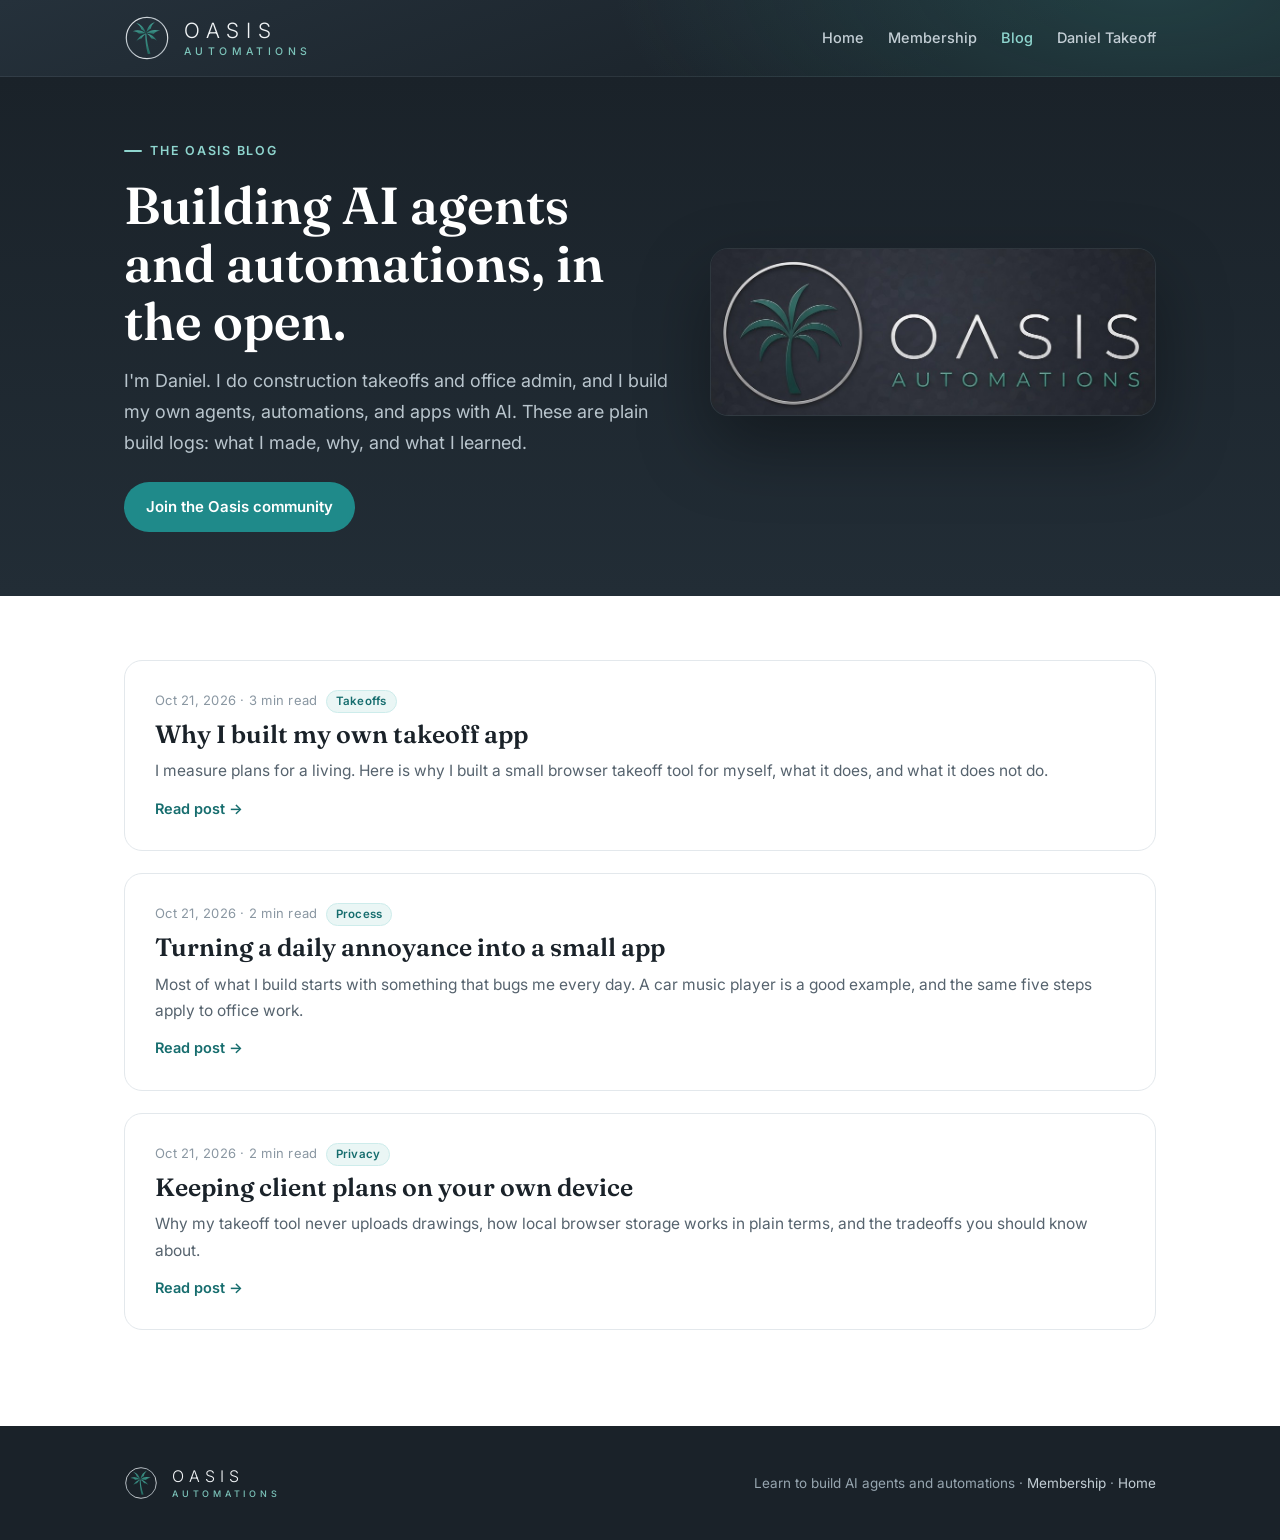
<file: blog/index.html>
<!DOCTYPE html>
<html lang="en">
<head>
<meta charset="utf-8">
<meta name="viewport" content="width=device-width, initial-scale=1">
<title>Blog · Oasis Automations</title>
<meta name="description" content="Build logs from Daniel at Oasis Automations: AI agents, automations, and small apps for takeoffs, office work, and everyday friction.">
<meta property="og:title" content="Oasis Automations Blog">
<meta property="og:description" content="Notes on building small, practical tools for takeoffs, office work, and everyday friction.">
<meta property="og:image" content="https://oasisautomations.github.io/oasis/blog/assets/og.jpg">
<link rel="icon" href="assets/badge.svg" type="image/svg+xml">
<link rel="preconnect" href="https://fonts.googleapis.com">
<link rel="preconnect" href="https://fonts.gstatic.com" crossorigin>
<link href="https://fonts.googleapis.com/css2?family=Inter:wght@300;400;500;600;700&family=Fraunces:opsz,wght@9..144,500;9..144,600&display=swap" rel="stylesheet">
<link rel="stylesheet" href="assets/blog.css">
</head>
<body>
<header class="site-head">
  <div class="wrap">
    <a class="brand" href="../"><img src="assets/mark.svg" alt=""><span class="wm"><b>OASIS</b><span>AUTOMATIONS</span></span></a>
    <nav class="site-nav"><a href="../">Home</a><a href="../#membership">Membership</a><a href="./" aria-current="page">Blog</a><a href="https://oasisautomations.github.io/daniel-takeoff/">Daniel Takeoff</a></nav>
  </div>
</header>

<section class="blog-hero">
  <div class="wrap grid">
    <div>
      <span class="eyebrow">The Oasis blog</span>
      <h1>Building AI agents and automations, in the open.</h1>
      <p>I'm Daniel. I do construction takeoffs and office admin, and I build my own agents, automations, and apps with AI. These are plain build logs: what I made, why, and what I learned.</p>
      <a class="btn hero-btn" href="../#membership">Join the Oasis community</a>
    </div>
    <img class="lockup" src="assets/lockup.jpg" alt="Oasis Automations logo: a palm tree inside a silver ring">
  </div>
</section>

<main class="wrap">
<div class="posts">
<!-- NEW POSTS GO AT THE TOP: copy one post-card block below and edit it -->
  <a class="post-card" href="why-i-built-my-own-takeoff-app/">
    <div class="meta">Oct 21, 2026 · 3 min read<span class="tag">Takeoffs</span></div>
    <h2>Why I built my own takeoff app</h2>
    <p>I measure plans for a living. Here is why I built a small browser takeoff tool for myself, what it does, and what it does not do.</p>
    <span class="more">Read post →</span>
  </a>
  <a class="post-card" href="small-annoyance-small-app/">
    <div class="meta">Oct 21, 2026 · 2 min read<span class="tag">Process</span></div>
    <h2>Turning a daily annoyance into a small app</h2>
    <p>Most of what I build starts with something that bugs me every day. A car music player is a good example, and the same five steps apply to office work.</p>
    <span class="more">Read post →</span>
  </a>
  <a class="post-card" href="keep-client-plans-on-your-device/">
    <div class="meta">Oct 21, 2026 · 2 min read<span class="tag">Privacy</span></div>
    <h2>Keeping client plans on your own device</h2>
    <p>Why my takeoff tool never uploads drawings, how local browser storage works in plain terms, and the tradeoffs you should know about.</p>
    <span class="more">Read post →</span>
  </a>
</div>
</main>

<footer class="site-foot">
  <div class="wrap">
    <a class="brand" href="../"><img src="assets/mark.svg" alt=""><span class="wm"><b>OASIS</b><span>AUTOMATIONS</span></span></a>
    <span>Learn to build AI agents and automations · <a href="../#membership">Membership</a> · <a href="../">Home</a></span>
  </div>
</footer>
</body>
</html>
</file>
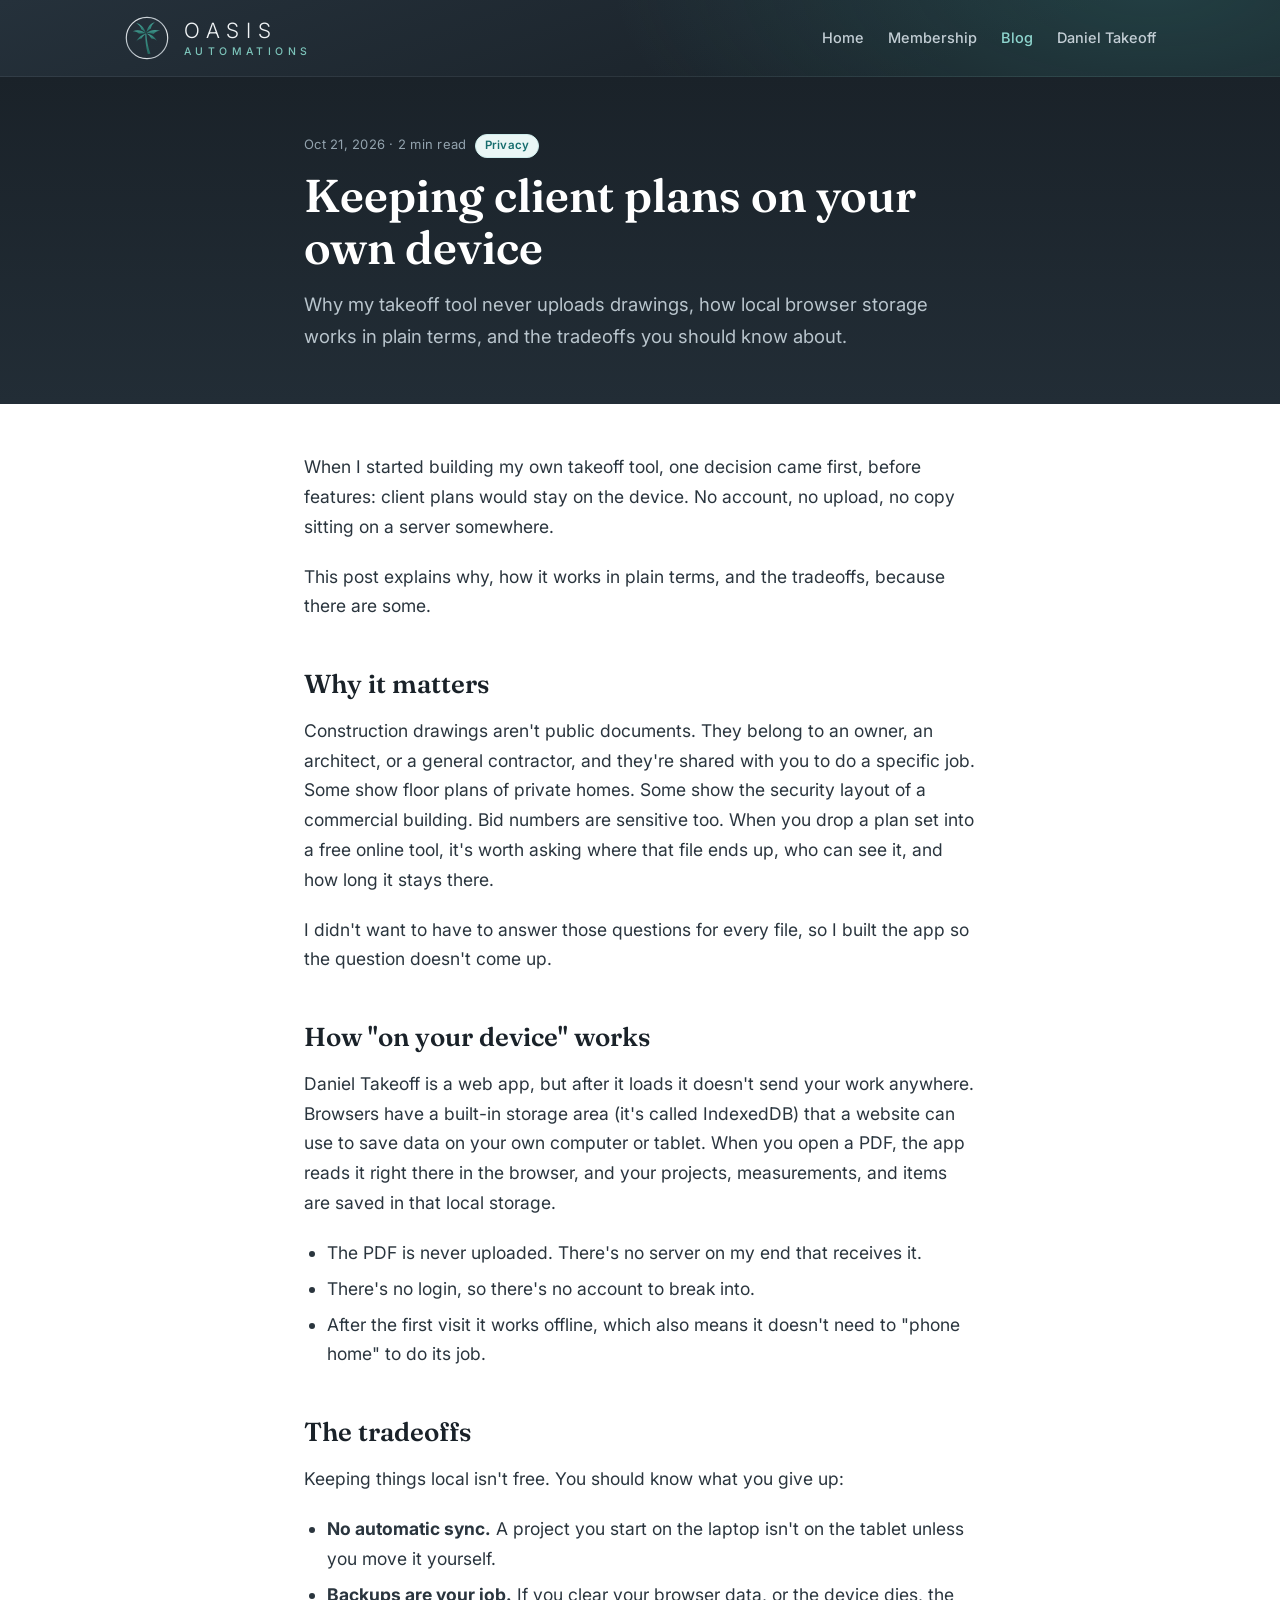
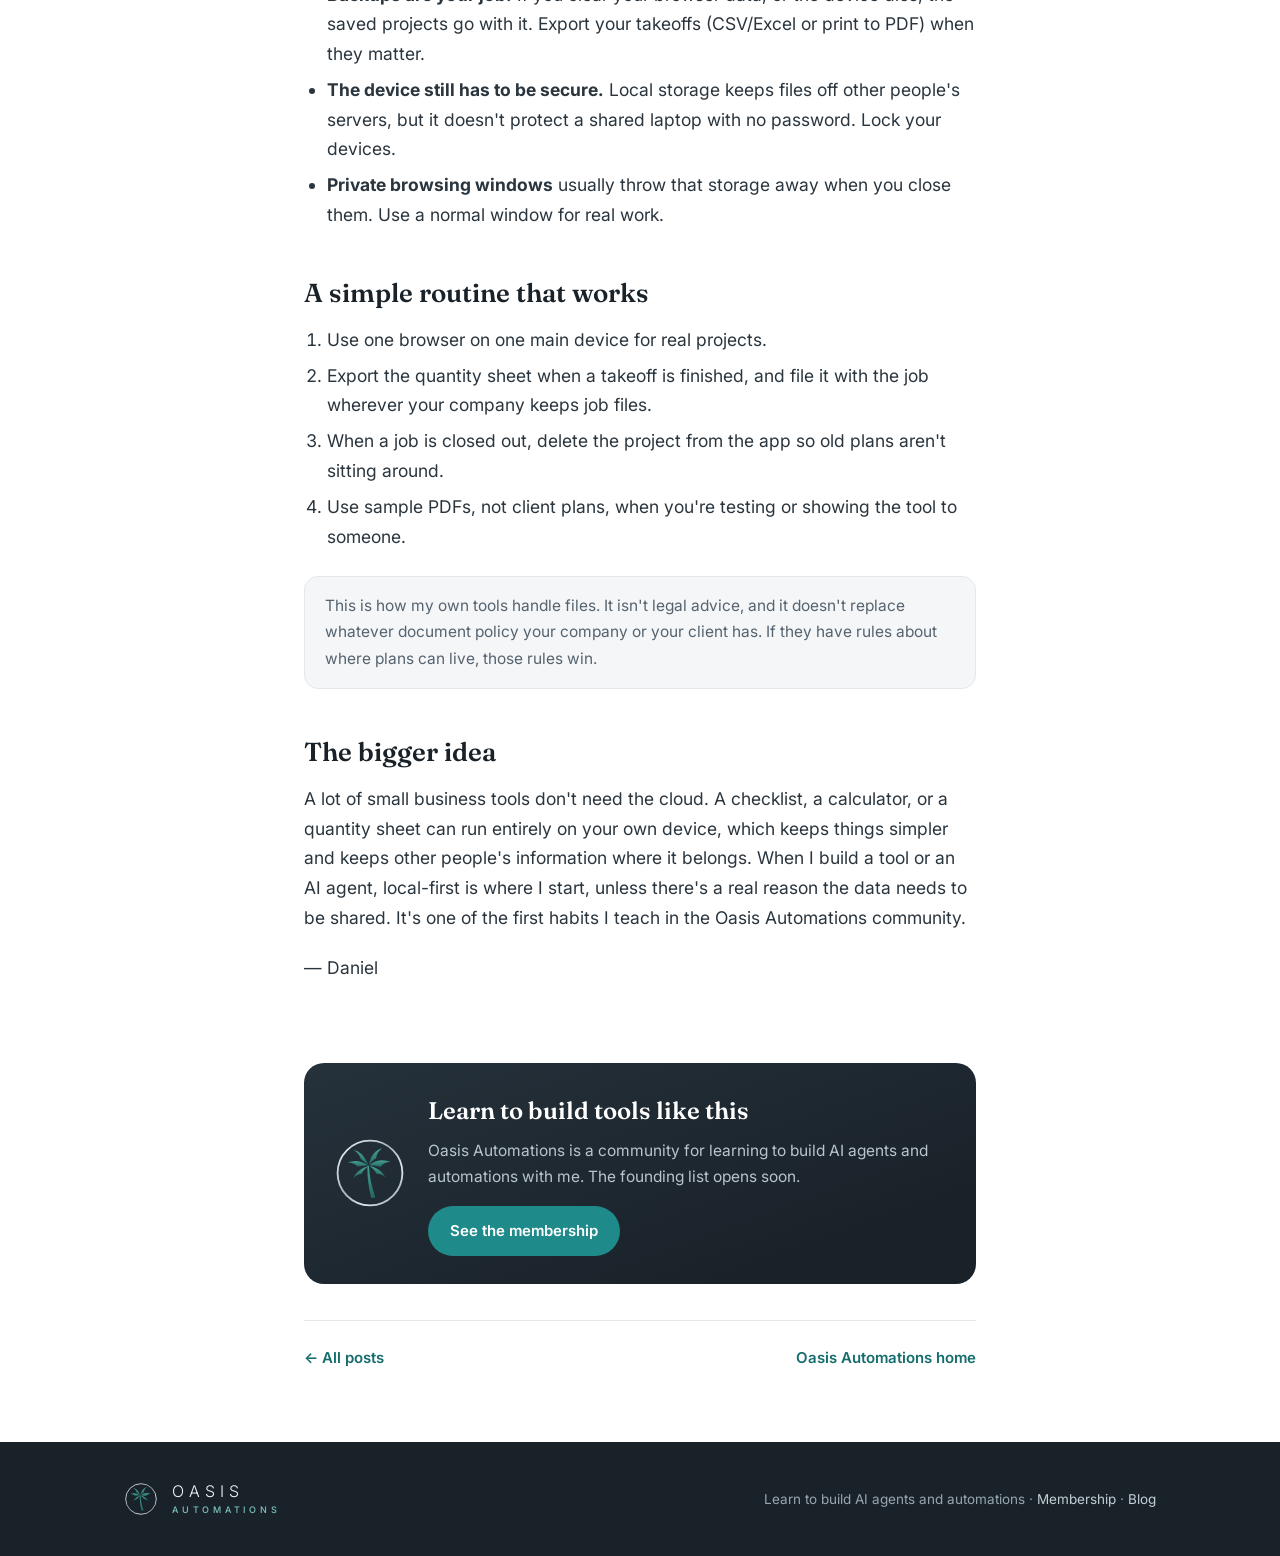
<file: blog/keep-client-plans-on-your-device/index.html>
<!DOCTYPE html>
<html lang="en">
<head>
<meta charset="utf-8">
<meta name="viewport" content="width=device-width, initial-scale=1">
<title>Keeping client plans on your own device · Oasis Automations Blog</title>
<meta name="description" content="Why my takeoff tool never uploads drawings, how local browser storage works in plain terms, and the tradeoffs you should know about.">
<meta property="og:title" content="Keeping client plans on your own device">
<meta property="og:description" content="Why my takeoff tool never uploads drawings, how local browser storage works in plain terms, and the tradeoffs you should know about.">
<meta property="og:type" content="article">
<meta property="og:image" content="https://oasisautomations.github.io/oasis/blog/assets/og.jpg">
<link rel="icon" href="../assets/badge.svg" type="image/svg+xml">
<link rel="preconnect" href="https://fonts.googleapis.com">
<link rel="preconnect" href="https://fonts.gstatic.com" crossorigin>
<link href="https://fonts.googleapis.com/css2?family=Inter:wght@300;400;500;600;700&family=Fraunces:opsz,wght@9..144,500;9..144,600&display=swap" rel="stylesheet">
<link rel="stylesheet" href="../assets/blog.css">
</head>
<body>
<header class="site-head">
  <div class="wrap">
    <a class="brand" href="../../"><img src="../assets/mark.svg" alt=""><span class="wm"><b>OASIS</b><span>AUTOMATIONS</span></span></a>
    <nav class="site-nav"><a href="../../">Home</a><a href="../../#membership">Membership</a><a href="../" aria-current="page">Blog</a><a href="https://oasisautomations.github.io/daniel-takeoff/">Daniel Takeoff</a></nav>
  </div>
</header>

<div class="article-head">
  <div class="narrow">
    <div class="meta">Oct 21, 2026 · 2 min read<span class="tag">Privacy</span></div>
    <h1>Keeping client plans on your own device</h1>
    <p class="dek">Why my takeoff tool never uploads drawings, how local browser storage works in plain terms, and the tradeoffs you should know about.</p>
  </div>
</div>

<main class="narrow">
<article>
<p>When I started building my own takeoff tool, one decision came first, before features: client plans would stay on the device. No account, no upload, no copy sitting on a server somewhere.</p>
<p>This post explains why, how it works in plain terms, and the tradeoffs, because there are some.</p>

<h2>Why it matters</h2>
<p>Construction drawings aren't public documents. They belong to an owner, an architect, or a general contractor, and they're shared with you to do a specific job. Some show floor plans of private homes. Some show the security layout of a commercial building. Bid numbers are sensitive too. When you drop a plan set into a free online tool, it's worth asking where that file ends up, who can see it, and how long it stays there.</p>
<p>I didn't want to have to answer those questions for every file, so I built the app so the question doesn't come up.</p>

<h2>How "on your device" works</h2>
<p>Daniel Takeoff is a web app, but after it loads it doesn't send your work anywhere. Browsers have a built-in storage area (it's called IndexedDB) that a website can use to save data on your own computer or tablet. When you open a PDF, the app reads it right there in the browser, and your projects, measurements, and items are saved in that local storage.</p>
<ul>
  <li>The PDF is never uploaded. There's no server on my end that receives it.</li>
  <li>There's no login, so there's no account to break into.</li>
  <li>After the first visit it works offline, which also means it doesn't need to "phone home" to do its job.</li>
</ul>

<h2>The tradeoffs</h2>
<p>Keeping things local isn't free. You should know what you give up:</p>
<ul>
  <li><strong>No automatic sync.</strong> A project you start on the laptop isn't on the tablet unless you move it yourself.</li>
  <li><strong>Backups are your job.</strong> If you clear your browser data, or the device dies, the saved projects go with it. Export your takeoffs (CSV/Excel or print to PDF) when they matter.</li>
  <li><strong>The device still has to be secure.</strong> Local storage keeps files off other people's servers, but it doesn't protect a shared laptop with no password. Lock your devices.</li>
  <li><strong>Private browsing windows</strong> usually throw that storage away when you close them. Use a normal window for real work.</li>
</ul>

<h2>A simple routine that works</h2>
<ol>
  <li>Use one browser on one main device for real projects.</li>
  <li>Export the quantity sheet when a takeoff is finished, and file it with the job wherever your company keeps job files.</li>
  <li>When a job is closed out, delete the project from the app so old plans aren't sitting around.</li>
  <li>Use sample PDFs, not client plans, when you're testing or showing the tool to someone.</li>
</ol>

<div class="note">This is how my own tools handle files. It isn't legal advice, and it doesn't replace whatever document policy your company or your client has. If they have rules about where plans can live, those rules win.</div>

<h2>The bigger idea</h2>
<p>A lot of small business tools don't need the cloud. A checklist, a calculator, or a quantity sheet can run entirely on your own device, which keeps things simpler and keeps other people's information where it belongs. When I build a tool or an AI agent, local-first is where I start, unless there's a real reason the data needs to be shared. It's one of the first habits I teach in the Oasis Automations community.</p>
<p>— Daniel</p>
</article>
<aside class="join-cta">
  <img src="../assets/mark.svg" alt="">
  <div>
    <h2>Learn to build tools like this</h2>
    <p>Oasis Automations is a community for learning to build AI agents and automations with me. The founding list opens soon.</p>
    <a class="btn" href="../../#membership">See the membership</a>
  </div>
</aside>
<div class="post-foot"><a href="../">← All posts</a><a href="../../">Oasis Automations home</a></div>
</main>

<footer class="site-foot">
  <div class="wrap">
    <a class="brand" href="../../"><img src="../assets/mark.svg" alt=""><span class="wm"><b>OASIS</b><span>AUTOMATIONS</span></span></a>
    <span>Learn to build AI agents and automations · <a href="../../#membership">Membership</a> · <a href="../">Blog</a></span>
  </div>
</footer>
</body>
</html>
</file>
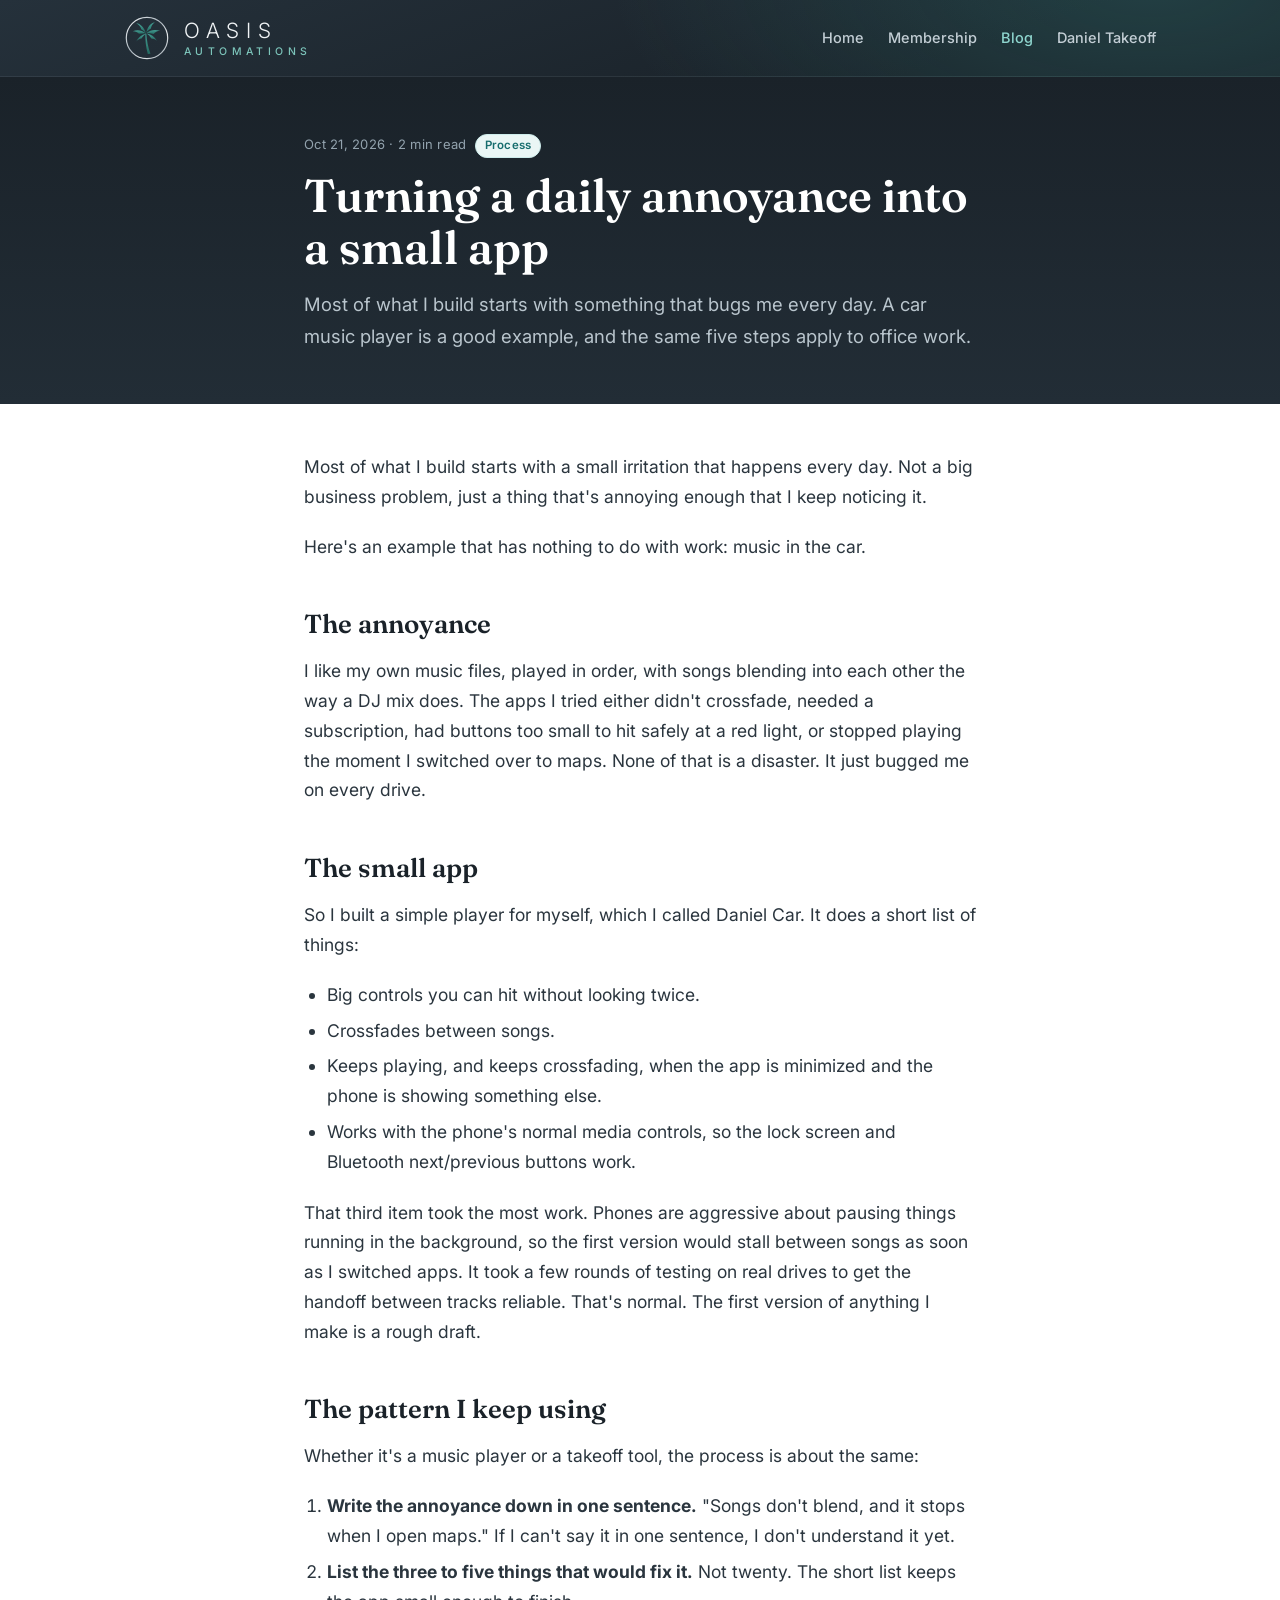
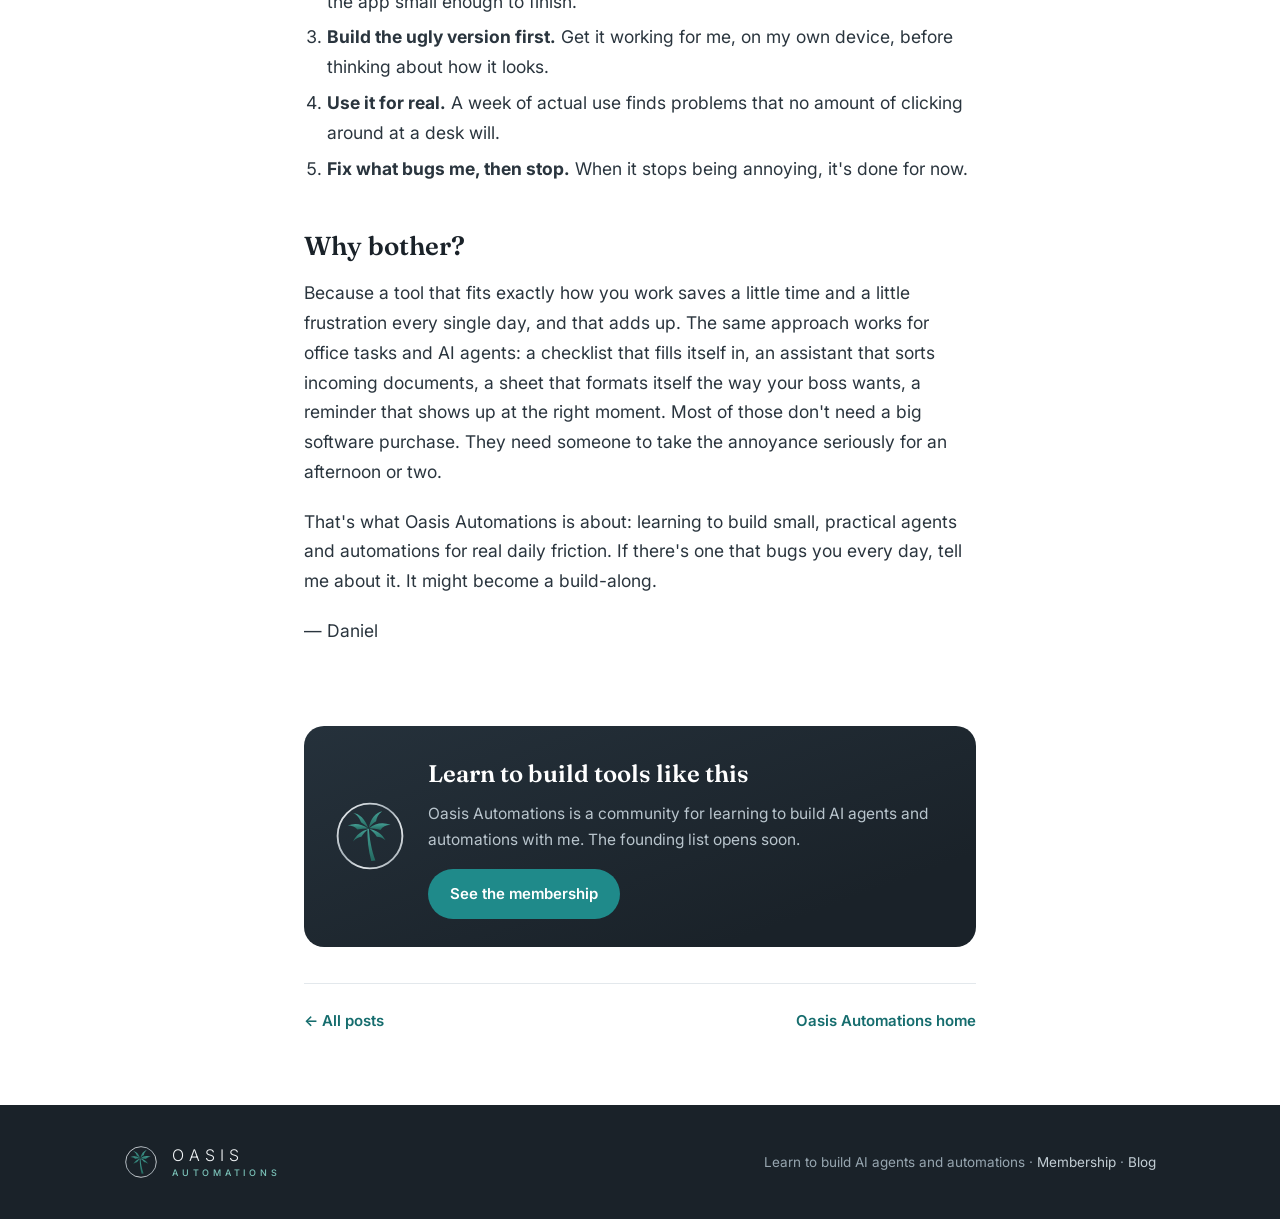
<file: blog/small-annoyance-small-app/index.html>
<!DOCTYPE html>
<html lang="en">
<head>
<meta charset="utf-8">
<meta name="viewport" content="width=device-width, initial-scale=1">
<title>Turning a daily annoyance into a small app · Oasis Automations Blog</title>
<meta name="description" content="Most of what I build starts with something that bugs me every day. A car music player is a good example, and the same five steps apply to office work.">
<meta property="og:title" content="Turning a daily annoyance into a small app">
<meta property="og:description" content="Most of what I build starts with something that bugs me every day. A car music player is a good example, and the same five steps apply to office work.">
<meta property="og:type" content="article">
<meta property="og:image" content="https://oasisautomations.github.io/oasis/blog/assets/og.jpg">
<link rel="icon" href="../assets/badge.svg" type="image/svg+xml">
<link rel="preconnect" href="https://fonts.googleapis.com">
<link rel="preconnect" href="https://fonts.gstatic.com" crossorigin>
<link href="https://fonts.googleapis.com/css2?family=Inter:wght@300;400;500;600;700&family=Fraunces:opsz,wght@9..144,500;9..144,600&display=swap" rel="stylesheet">
<link rel="stylesheet" href="../assets/blog.css">
</head>
<body>
<header class="site-head">
  <div class="wrap">
    <a class="brand" href="../../"><img src="../assets/mark.svg" alt=""><span class="wm"><b>OASIS</b><span>AUTOMATIONS</span></span></a>
    <nav class="site-nav"><a href="../../">Home</a><a href="../../#membership">Membership</a><a href="../" aria-current="page">Blog</a><a href="https://oasisautomations.github.io/daniel-takeoff/">Daniel Takeoff</a></nav>
  </div>
</header>

<div class="article-head">
  <div class="narrow">
    <div class="meta">Oct 21, 2026 · 2 min read<span class="tag">Process</span></div>
    <h1>Turning a daily annoyance into a small app</h1>
    <p class="dek">Most of what I build starts with something that bugs me every day. A car music player is a good example, and the same five steps apply to office work.</p>
  </div>
</div>

<main class="narrow">
<article>
<p>Most of what I build starts with a small irritation that happens every day. Not a big business problem, just a thing that's annoying enough that I keep noticing it.</p>
<p>Here's an example that has nothing to do with work: music in the car.</p>

<h2>The annoyance</h2>
<p>I like my own music files, played in order, with songs blending into each other the way a DJ mix does. The apps I tried either didn't crossfade, needed a subscription, had buttons too small to hit safely at a red light, or stopped playing the moment I switched over to maps. None of that is a disaster. It just bugged me on every drive.</p>

<h2>The small app</h2>
<p>So I built a simple player for myself, which I called Daniel Car. It does a short list of things:</p>
<ul>
  <li>Big controls you can hit without looking twice.</li>
  <li>Crossfades between songs.</li>
  <li>Keeps playing, and keeps crossfading, when the app is minimized and the phone is showing something else.</li>
  <li>Works with the phone's normal media controls, so the lock screen and Bluetooth next/previous buttons work.</li>
</ul>
<p>That third item took the most work. Phones are aggressive about pausing things running in the background, so the first version would stall between songs as soon as I switched apps. It took a few rounds of testing on real drives to get the handoff between tracks reliable. That's normal. The first version of anything I make is a rough draft.</p>

<h2>The pattern I keep using</h2>
<p>Whether it's a music player or a takeoff tool, the process is about the same:</p>
<ol>
  <li><strong>Write the annoyance down in one sentence.</strong> "Songs don't blend, and it stops when I open maps." If I can't say it in one sentence, I don't understand it yet.</li>
  <li><strong>List the three to five things that would fix it.</strong> Not twenty. The short list keeps the app small enough to finish.</li>
  <li><strong>Build the ugly version first.</strong> Get it working for me, on my own device, before thinking about how it looks.</li>
  <li><strong>Use it for real.</strong> A week of actual use finds problems that no amount of clicking around at a desk will.</li>
  <li><strong>Fix what bugs me, then stop.</strong> When it stops being annoying, it's done for now.</li>
</ol>

<h2>Why bother?</h2>
<p>Because a tool that fits exactly how you work saves a little time and a little frustration every single day, and that adds up. The same approach works for office tasks and AI agents: a checklist that fills itself in, an assistant that sorts incoming documents, a sheet that formats itself the way your boss wants, a reminder that shows up at the right moment. Most of those don't need a big software purchase. They need someone to take the annoyance seriously for an afternoon or two.</p>
<p>That's what Oasis Automations is about: learning to build small, practical agents and automations for real daily friction. If there's one that bugs you every day, tell me about it. It might become a build-along.</p>
<p>— Daniel</p>
</article>
<aside class="join-cta">
  <img src="../assets/mark.svg" alt="">
  <div>
    <h2>Learn to build tools like this</h2>
    <p>Oasis Automations is a community for learning to build AI agents and automations with me. The founding list opens soon.</p>
    <a class="btn" href="../../#membership">See the membership</a>
  </div>
</aside>
<div class="post-foot"><a href="../">← All posts</a><a href="../../">Oasis Automations home</a></div>
</main>

<footer class="site-foot">
  <div class="wrap">
    <a class="brand" href="../../"><img src="../assets/mark.svg" alt=""><span class="wm"><b>OASIS</b><span>AUTOMATIONS</span></span></a>
    <span>Learn to build AI agents and automations · <a href="../../#membership">Membership</a> · <a href="../">Blog</a></span>
  </div>
</footer>
</body>
</html>
</file>
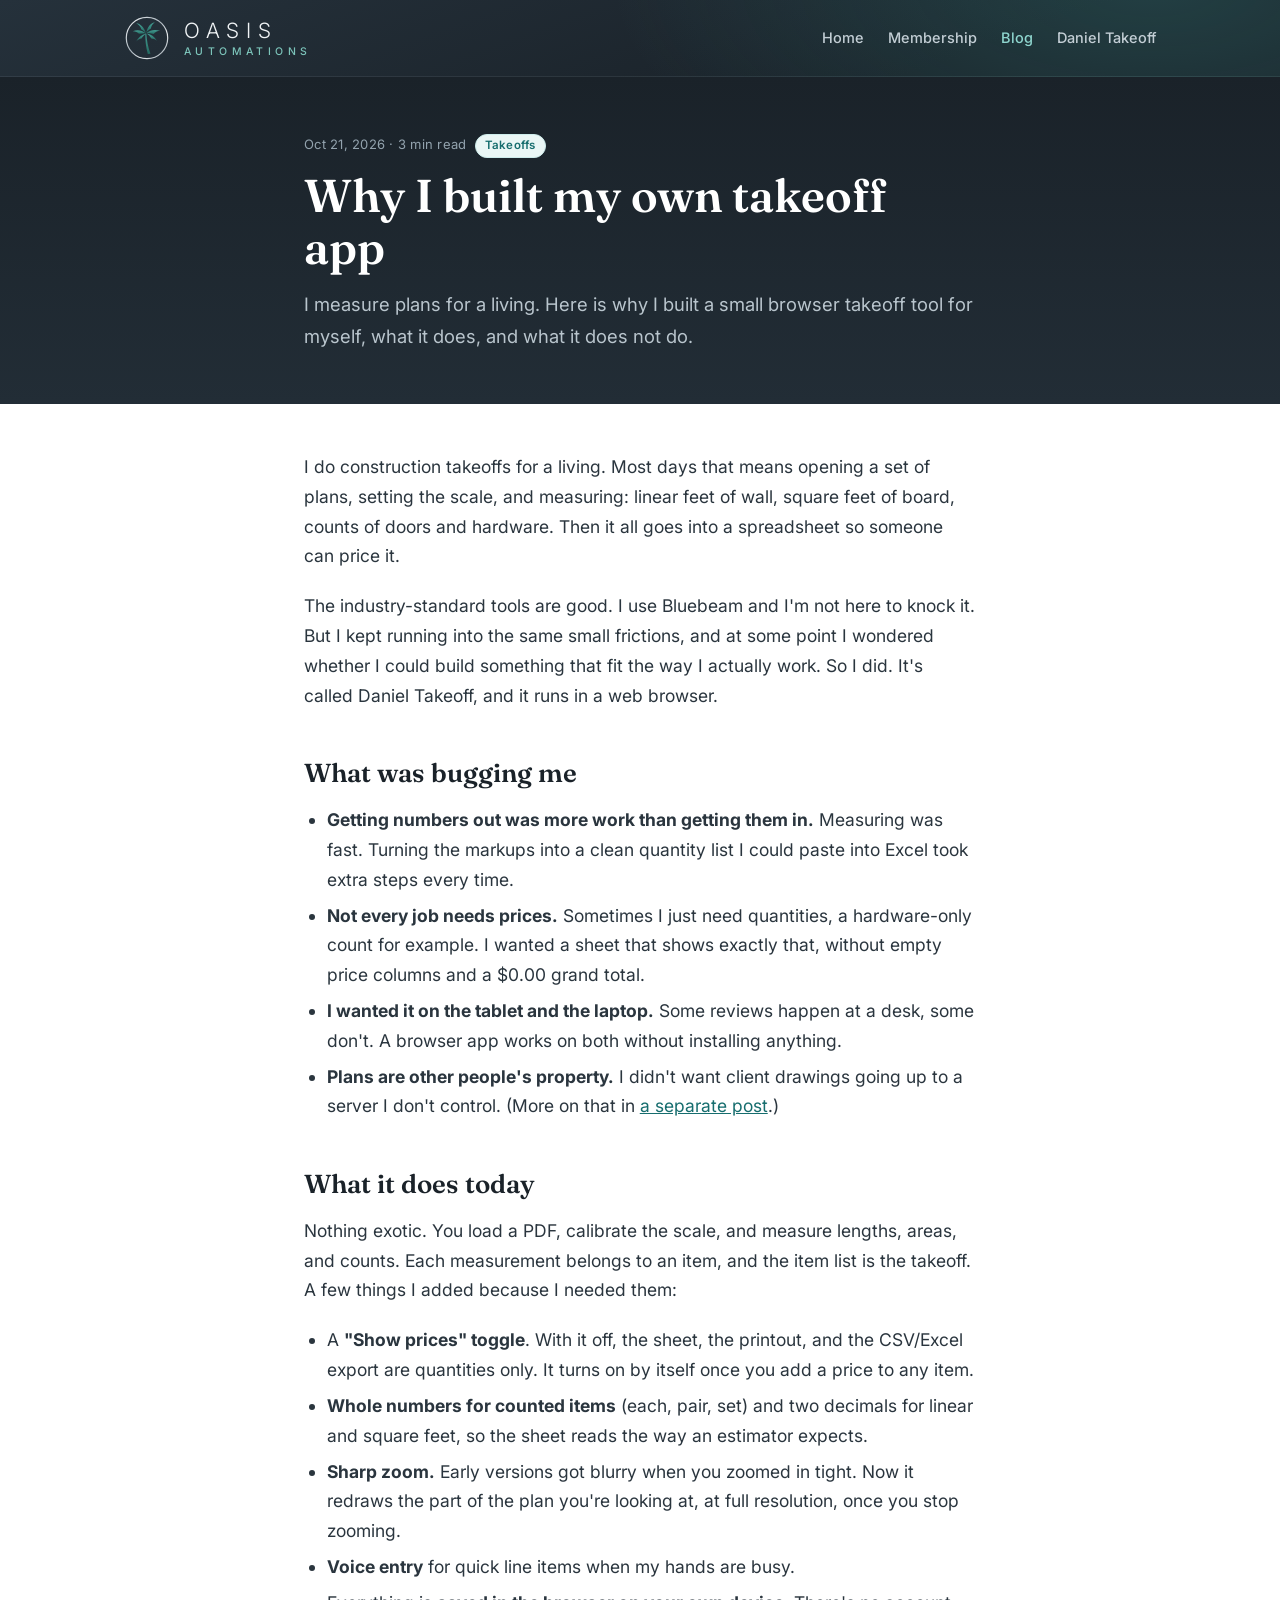
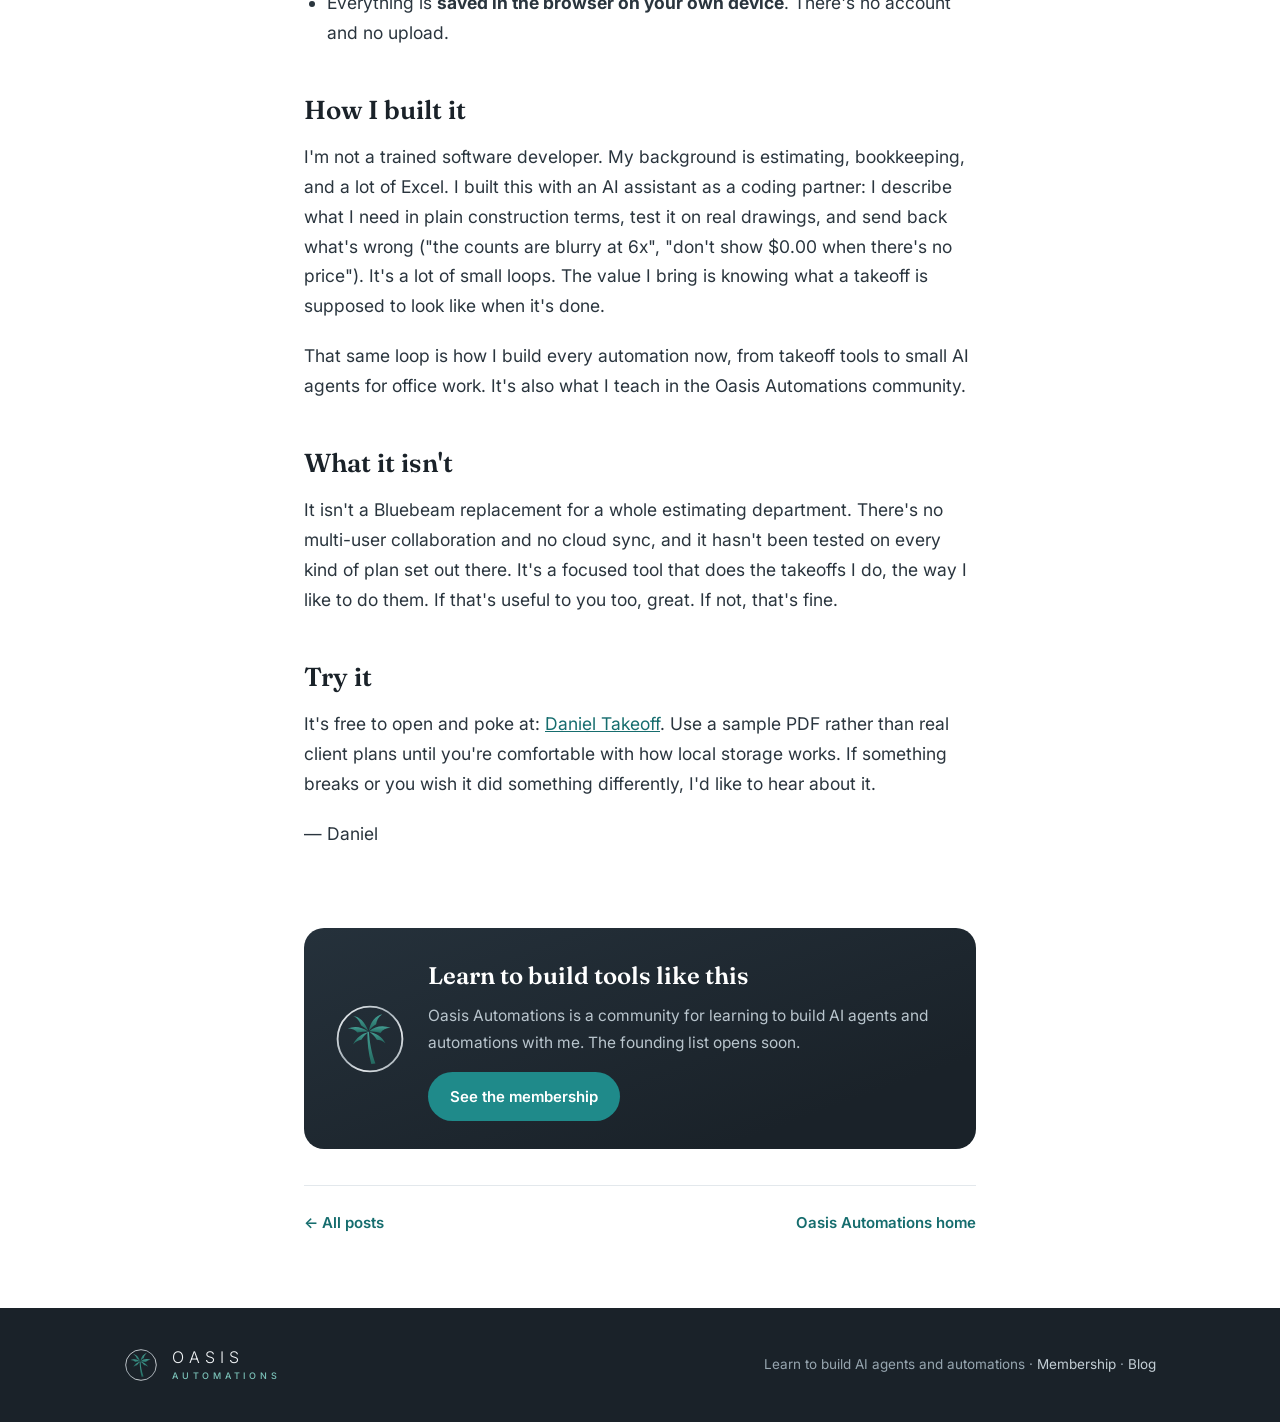
<file: blog/why-i-built-my-own-takeoff-app/index.html>
<!DOCTYPE html>
<html lang="en">
<head>
<meta charset="utf-8">
<meta name="viewport" content="width=device-width, initial-scale=1">
<title>Why I built my own takeoff app · Oasis Automations Blog</title>
<meta name="description" content="I measure plans for a living. Here is why I built a small browser takeoff tool for myself, what it does, and what it does not do.">
<meta property="og:title" content="Why I built my own takeoff app">
<meta property="og:description" content="I measure plans for a living. Here is why I built a small browser takeoff tool for myself, what it does, and what it does not do.">
<meta property="og:type" content="article">
<meta property="og:image" content="https://oasisautomations.github.io/oasis/blog/assets/og.jpg">
<link rel="icon" href="../assets/badge.svg" type="image/svg+xml">
<link rel="preconnect" href="https://fonts.googleapis.com">
<link rel="preconnect" href="https://fonts.gstatic.com" crossorigin>
<link href="https://fonts.googleapis.com/css2?family=Inter:wght@300;400;500;600;700&family=Fraunces:opsz,wght@9..144,500;9..144,600&display=swap" rel="stylesheet">
<link rel="stylesheet" href="../assets/blog.css">
</head>
<body>
<header class="site-head">
  <div class="wrap">
    <a class="brand" href="../../"><img src="../assets/mark.svg" alt=""><span class="wm"><b>OASIS</b><span>AUTOMATIONS</span></span></a>
    <nav class="site-nav"><a href="../../">Home</a><a href="../../#membership">Membership</a><a href="../" aria-current="page">Blog</a><a href="https://oasisautomations.github.io/daniel-takeoff/">Daniel Takeoff</a></nav>
  </div>
</header>

<div class="article-head">
  <div class="narrow">
    <div class="meta">Oct 21, 2026 · 3 min read<span class="tag">Takeoffs</span></div>
    <h1>Why I built my own takeoff app</h1>
    <p class="dek">I measure plans for a living. Here is why I built a small browser takeoff tool for myself, what it does, and what it does not do.</p>
  </div>
</div>

<main class="narrow">
<article>
<p>I do construction takeoffs for a living. Most days that means opening a set of plans, setting the scale, and measuring: linear feet of wall, square feet of board, counts of doors and hardware. Then it all goes into a spreadsheet so someone can price it.</p>
<p>The industry-standard tools are good. I use Bluebeam and I'm not here to knock it. But I kept running into the same small frictions, and at some point I wondered whether I could build something that fit the way I actually work. So I did. It's called Daniel Takeoff, and it runs in a web browser.</p>

<h2>What was bugging me</h2>
<ul>
  <li><strong>Getting numbers out was more work than getting them in.</strong> Measuring was fast. Turning the markups into a clean quantity list I could paste into Excel took extra steps every time.</li>
  <li><strong>Not every job needs prices.</strong> Sometimes I just need quantities, a hardware-only count for example. I wanted a sheet that shows exactly that, without empty price columns and a $0.00 grand total.</li>
  <li><strong>I wanted it on the tablet and the laptop.</strong> Some reviews happen at a desk, some don't. A browser app works on both without installing anything.</li>
  <li><strong>Plans are other people's property.</strong> I didn't want client drawings going up to a server I don't control. (More on that in <a href="../keep-client-plans-on-your-device/">a separate post</a>.)</li>
</ul>

<h2>What it does today</h2>
<p>Nothing exotic. You load a PDF, calibrate the scale, and measure lengths, areas, and counts. Each measurement belongs to an item, and the item list is the takeoff. A few things I added because I needed them:</p>
<ul>
  <li>A <strong>"Show prices" toggle</strong>. With it off, the sheet, the printout, and the CSV/Excel export are quantities only. It turns on by itself once you add a price to any item.</li>
  <li><strong>Whole numbers for counted items</strong> (each, pair, set) and two decimals for linear and square feet, so the sheet reads the way an estimator expects.</li>
  <li><strong>Sharp zoom.</strong> Early versions got blurry when you zoomed in tight. Now it redraws the part of the plan you're looking at, at full resolution, once you stop zooming.</li>
  <li><strong>Voice entry</strong> for quick line items when my hands are busy.</li>
  <li>Everything is <strong>saved in the browser on your own device</strong>. There's no account and no upload.</li>
</ul>

<h2>How I built it</h2>
<p>I'm not a trained software developer. My background is estimating, bookkeeping, and a lot of Excel. I built this with an AI assistant as a coding partner: I describe what I need in plain construction terms, test it on real drawings, and send back what's wrong ("the counts are blurry at 6x", "don't show $0.00 when there's no price"). It's a lot of small loops. The value I bring is knowing what a takeoff is supposed to look like when it's done.</p>
<p>That same loop is how I build every automation now, from takeoff tools to small AI agents for office work. It's also what I teach in the Oasis Automations community.</p>

<h2>What it isn't</h2>
<p>It isn't a Bluebeam replacement for a whole estimating department. There's no multi-user collaboration and no cloud sync, and it hasn't been tested on every kind of plan set out there. It's a focused tool that does the takeoffs I do, the way I like to do them. If that's useful to you too, great. If not, that's fine.</p>

<h2>Try it</h2>
<p>It's free to open and poke at: <a href="https://oasisautomations.github.io/daniel-takeoff/">Daniel Takeoff</a>. Use a sample PDF rather than real client plans until you're comfortable with how local storage works. If something breaks or you wish it did something differently, I'd like to hear about it.</p>
<p>— Daniel</p>
</article>
<aside class="join-cta">
  <img src="../assets/mark.svg" alt="">
  <div>
    <h2>Learn to build tools like this</h2>
    <p>Oasis Automations is a community for learning to build AI agents and automations with me. The founding list opens soon.</p>
    <a class="btn" href="../../#membership">See the membership</a>
  </div>
</aside>
<div class="post-foot"><a href="../">← All posts</a><a href="../../">Oasis Automations home</a></div>
</main>

<footer class="site-foot">
  <div class="wrap">
    <a class="brand" href="../../"><img src="../assets/mark.svg" alt=""><span class="wm"><b>OASIS</b><span>AUTOMATIONS</span></span></a>
    <span>Learn to build AI agents and automations · <a href="../../#membership">Membership</a> · <a href="../">Blog</a></span>
  </div>
</footer>
</body>
</html>
</file>
<file: blog/assets/blog.css>
/* Oasis Automations blog: shared styles */
:root{
  --ink:#1f2a33; --slate:#2b3640; --charcoal:#1a2229; --steel:#56636e; --mist:#8a97a2;
  --line:#e3e8ec; --fog:#f4f6f8; --white:#fff;
  --teal:#1f8a8a; --teal-d:#166d6e; --sea:#3fa7a0; --aqua:#cdeceb; --aqua-l:#eaf6f5; --silver:#c9d1d7;
  --serif:'Fraunces',Georgia,serif; --sans:'Inter',system-ui,-apple-system,Segoe UI,Roboto,sans-serif;
}
*{box-sizing:border-box;margin:0;padding:0}
body{font-family:var(--sans);color:var(--ink);background:var(--white);line-height:1.7;-webkit-font-smoothing:antialiased}
a{color:var(--teal-d)}
a:hover{color:var(--teal)}
img{max-width:100%;display:block}
.wrap{max-width:1080px;margin:0 auto;padding:0 24px}
.narrow{max-width:720px;margin:0 auto;padding:0 24px}

/* header */
.site-head{background:radial-gradient(900px 400px at 90% -20%,rgba(63,167,160,.22),transparent 60%),linear-gradient(160deg,#25313b 0%,#1a2229 75%);color:#fff;border-bottom:1px solid rgba(255,255,255,.06)}
.site-head .wrap{display:flex;align-items:center;justify-content:space-between;gap:20px;flex-wrap:wrap;min-height:76px;padding-top:10px;padding-bottom:10px}
.brand{display:flex;align-items:center;gap:14px;text-decoration:none;color:#fff}
.brand img{width:46px;height:46px}
.brand .wm{display:flex;flex-direction:column;line-height:1.1}
.brand .wm b{font-weight:300;font-size:21px;letter-spacing:.32em;color:#f1f4f6}
.brand .wm span{font-weight:500;font-size:10.5px;letter-spacing:.42em;color:#7cc4ba;margin-top:4px}
.site-nav{display:flex;gap:24px;flex-wrap:wrap;font-size:14.5px;font-weight:500}
.site-nav a{color:#c3ced5;text-decoration:none}
.site-nav a:hover,.site-nav a[aria-current]{color:#8fd6cf}

/* blog index hero */
.blog-hero{background:linear-gradient(180deg,#1a2229 0%,#222d36 100%);color:#fff;padding:56px 0 64px}
.blog-hero .grid{display:grid;grid-template-columns:1.1fr .9fr;gap:40px;align-items:center}
.eyebrow{display:inline-flex;align-items:center;gap:8px;font-size:12.5px;font-weight:600;letter-spacing:.14em;text-transform:uppercase;color:var(--teal)}
.eyebrow::before{content:"";width:18px;height:2px;background:var(--sea);border-radius:2px}
.blog-hero .eyebrow{color:#8fd6cf}.blog-hero .eyebrow::before{background:#8fd6cf}
.blog-hero h1{font-family:var(--serif);font-weight:600;font-size:clamp(34px,4.6vw,52px);line-height:1.12;margin:14px 0 16px;color:#fff}
.blog-hero p{color:#b9c5cd;font-size:18px;max-width:560px}
.blog-hero .lockup{border-radius:18px;border:1px solid rgba(255,255,255,.08);box-shadow:0 30px 70px rgba(0,0,0,.35)}

/* post list */
.posts{padding:64px 0 24px;display:grid;gap:22px}
.post-card{display:block;text-decoration:none;color:inherit;background:#fff;border:1px solid var(--line);border-radius:18px;padding:28px 30px;transition:.2s ease}
.post-card:hover{border-color:#c6e3e1;box-shadow:0 1px 2px rgba(20,30,40,.05),0 8px 30px rgba(20,30,40,.07);transform:translateY(-2px)}
.post-card h2{font-family:var(--serif);font-weight:600;font-size:25px;line-height:1.25;color:var(--charcoal);margin:6px 0 8px}
.post-card p{color:var(--steel);font-size:15.5px}
.meta{font-size:13px;color:var(--mist);letter-spacing:.02em}
.meta .tag{display:inline-block;margin-left:8px;font-size:11.5px;font-weight:600;color:var(--teal-d);background:var(--aqua-l);border:1px solid var(--aqua);padding:1px 9px;border-radius:999px}
.more{display:inline-block;margin-top:12px;font-weight:600;font-size:14.5px;color:var(--teal-d)}

/* article */
.article-head{background:linear-gradient(180deg,#1a2229 0%,#222d36 100%);color:#fff;padding:56px 0 52px}
.article-head .meta{color:#93a3ae}
.article-head h1{font-family:var(--serif);font-weight:600;font-size:clamp(32px,4.4vw,46px);line-height:1.15;margin:12px 0 14px}
.article-head .dek{color:#b9c5cd;font-size:18.5px}
article{padding:48px 0 24px;font-size:17.5px;color:#2a353e}
article p{margin:0 0 1.15em}
article h2{font-family:var(--serif);font-weight:600;font-size:26px;line-height:1.25;color:var(--charcoal);margin:1.8em 0 .6em}
article h3{font-size:18px;color:var(--charcoal);margin:1.4em 0 .4em}
article ul,article ol{margin:0 0 1.2em 1.3em}
article li{margin:.35em 0}
article blockquote{margin:1.4em 0;padding:14px 20px;border-left:3px solid var(--sea);background:var(--aqua-l);border-radius:0 12px 12px 0;color:var(--slate)}
article .note{margin:1.6em 0;padding:16px 20px;border:1px solid var(--line);border-radius:14px;background:var(--fog);font-size:15.5px;color:var(--steel)}
article code{font-size:.9em;background:var(--fog);border:1px solid var(--line);border-radius:6px;padding:1px 6px}
.post-foot{border-top:1px solid var(--line);margin-top:36px;padding-top:24px;display:flex;justify-content:space-between;gap:16px;flex-wrap:wrap;font-size:15px}
.post-foot a{font-weight:600;text-decoration:none}

/* footer */
.site-foot{background:var(--charcoal);color:#97a6b0;padding:40px 0;margin-top:72px;font-size:13.5px}
.site-foot .wrap{display:flex;justify-content:space-between;gap:20px;flex-wrap:wrap;align-items:center}
.site-foot a{color:#c3ced5;text-decoration:none}.site-foot a:hover{color:#8fd6cf}
.site-foot .brand img{width:34px;height:34px}
.site-foot .brand .wm b{font-size:16px}.site-foot .brand .wm span{font-size:9px}

@media (max-width:820px){
  .blog-hero .grid{grid-template-columns:1fr}
  .blog-hero{padding:40px 0 48px}
  .post-card{padding:22px}
  article{font-size:17px}
}

/* join CTA */
.btn{display:inline-block;background:var(--teal);color:#fff;text-decoration:none;font-weight:600;font-size:15px;padding:12px 22px;border-radius:999px}
.btn:hover{background:var(--teal-d);color:#fff}
.hero-btn{margin-top:24px}
.join-cta{display:flex;gap:22px;align-items:center;background:linear-gradient(160deg,#25313b 0%,#1a2229 80%);color:#fff;border-radius:20px;padding:28px 30px;margin:36px 0 0}
.join-cta img{width:72px;height:72px;flex:none}
.join-cta h2{font-family:var(--serif);font-weight:600;font-size:24px;margin:0 0 6px;color:#fff}
.join-cta p{color:#b9c5cd;font-size:15.5px;margin:0 0 16px}
@media (max-width:560px){.join-cta{flex-direction:column;align-items:flex-start}}
</file>
